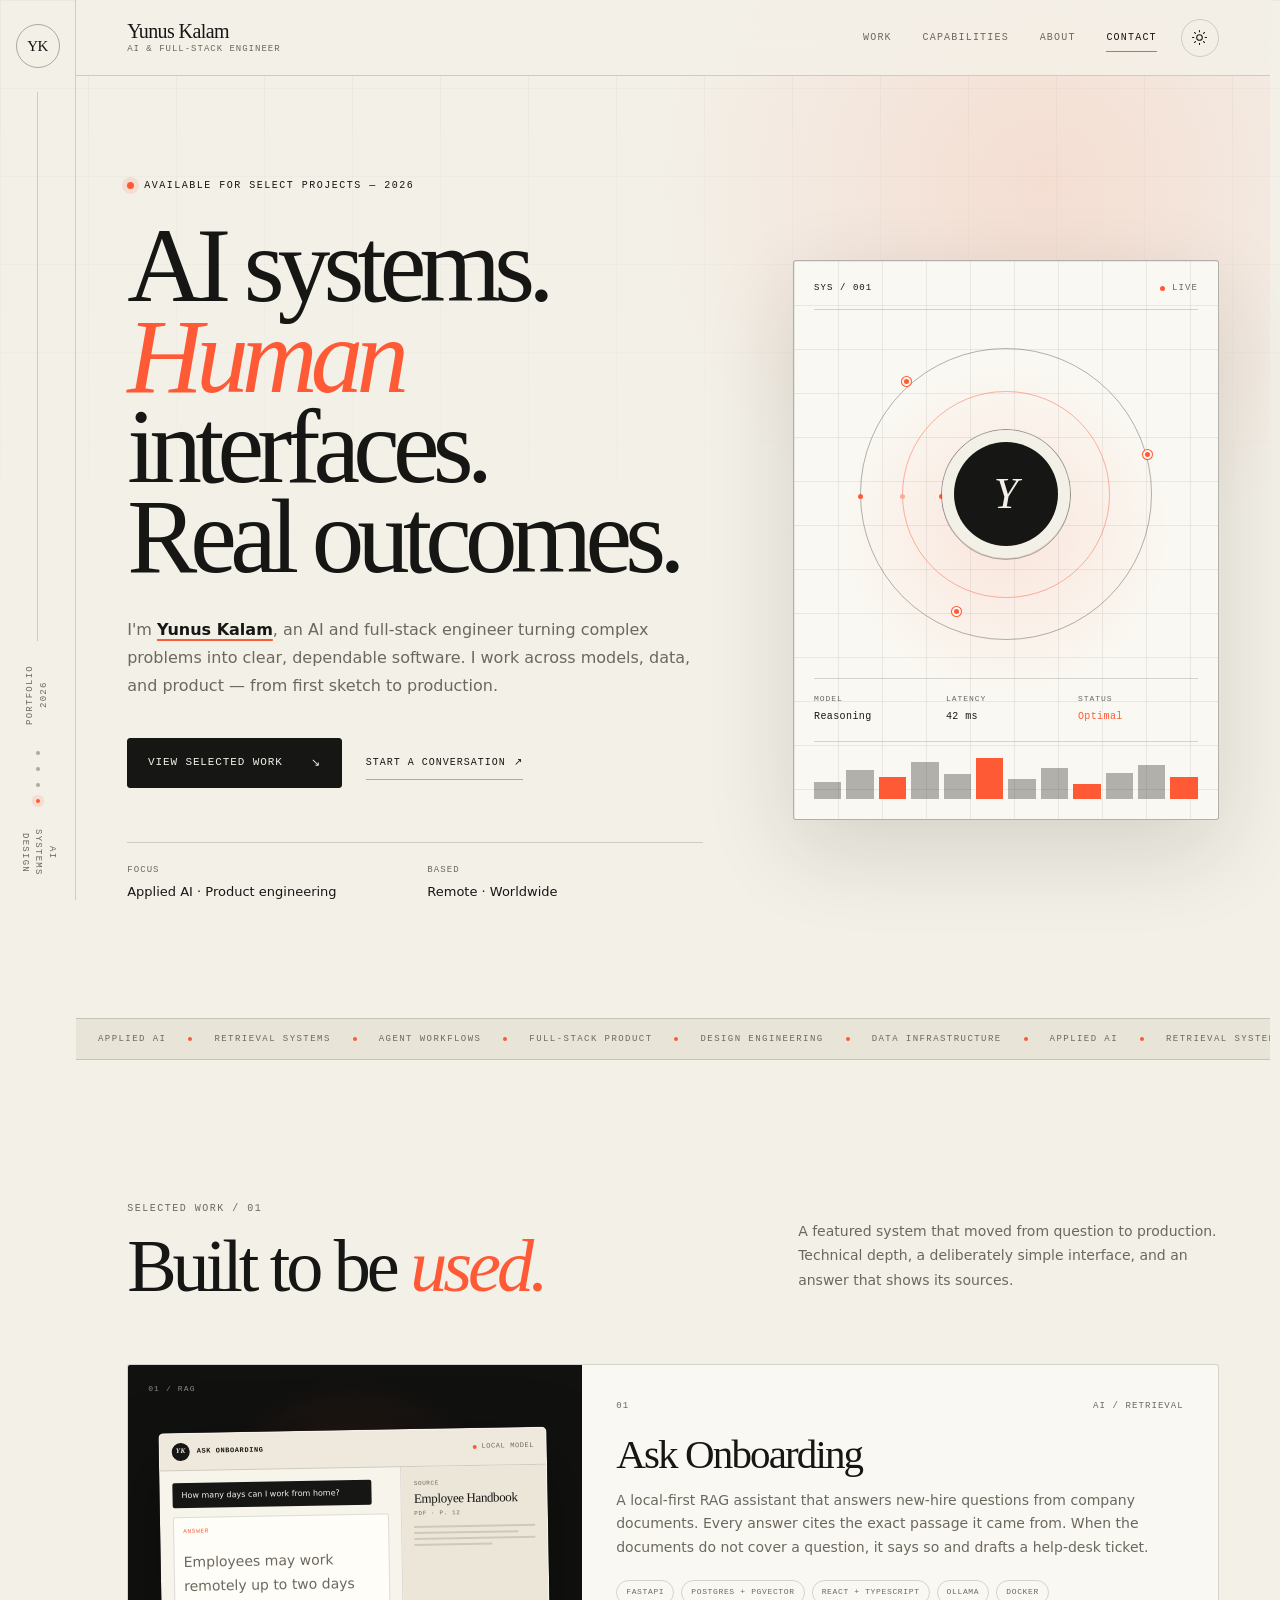
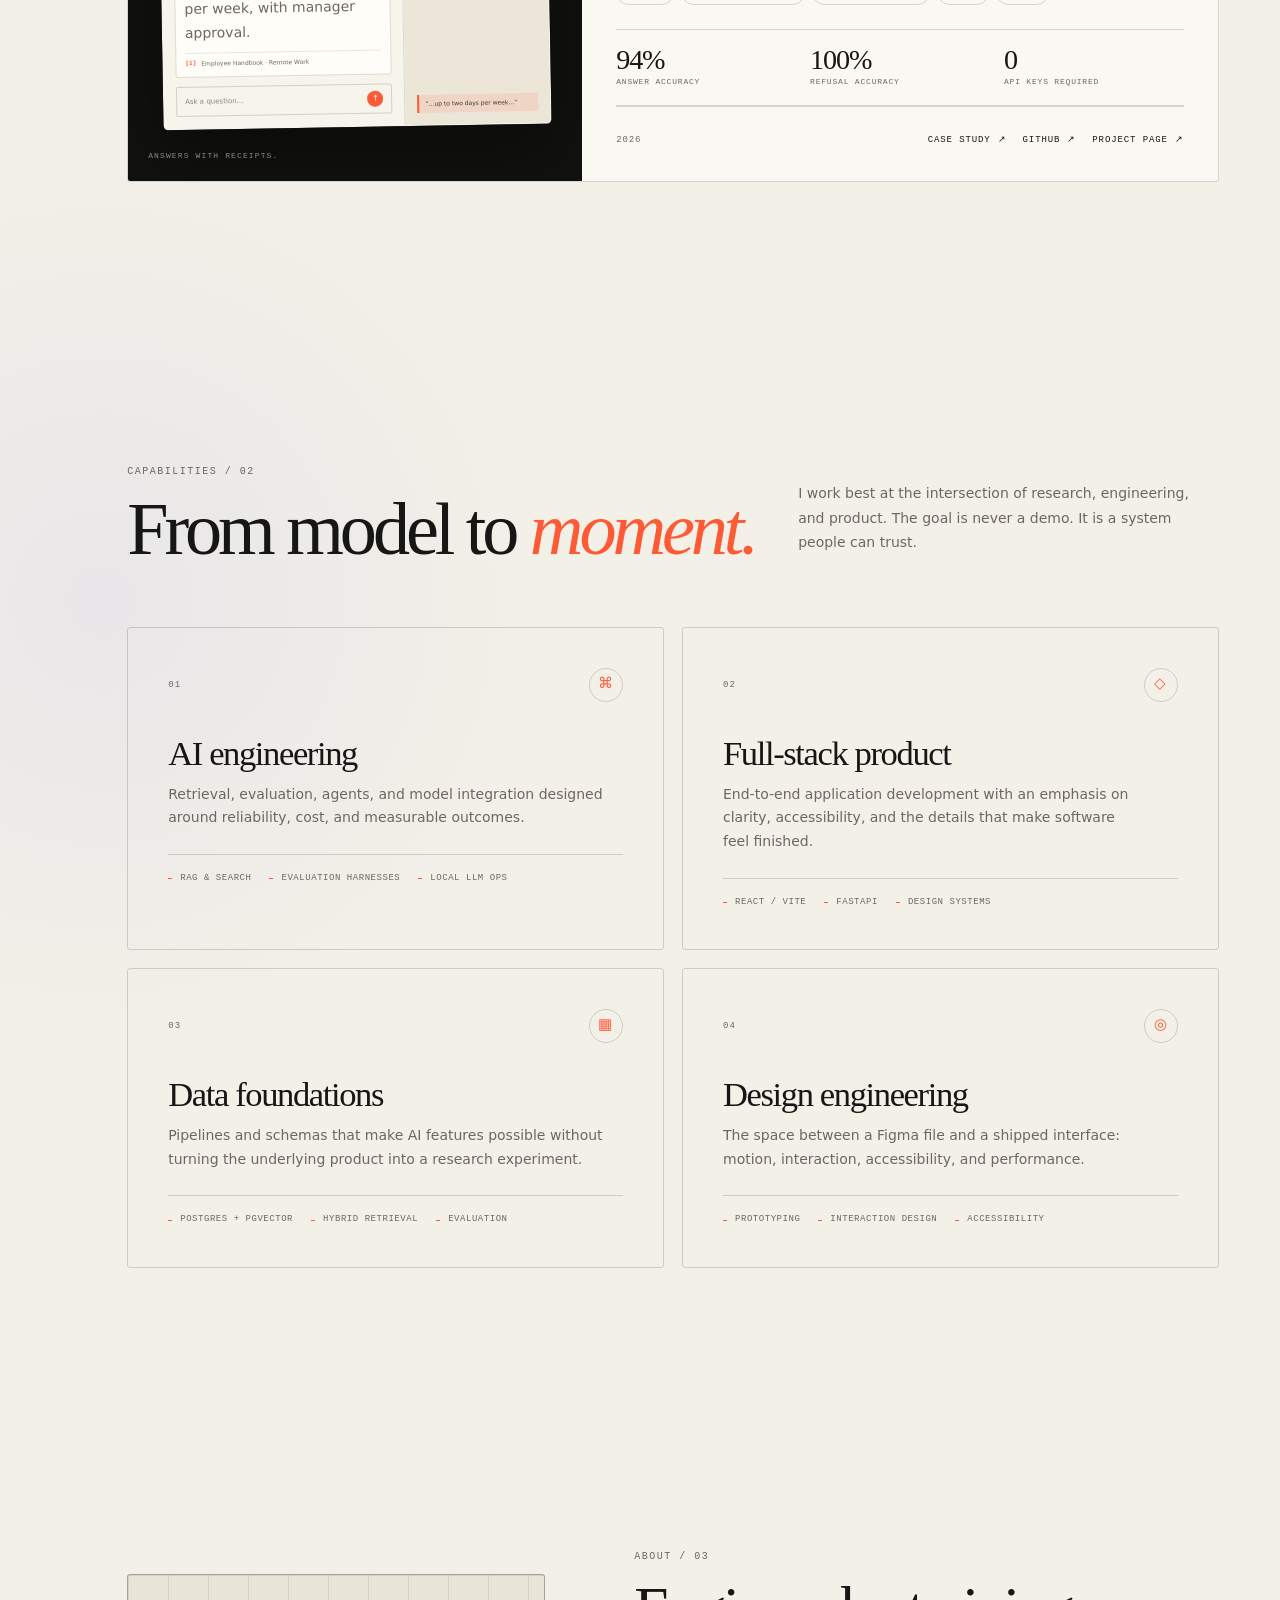
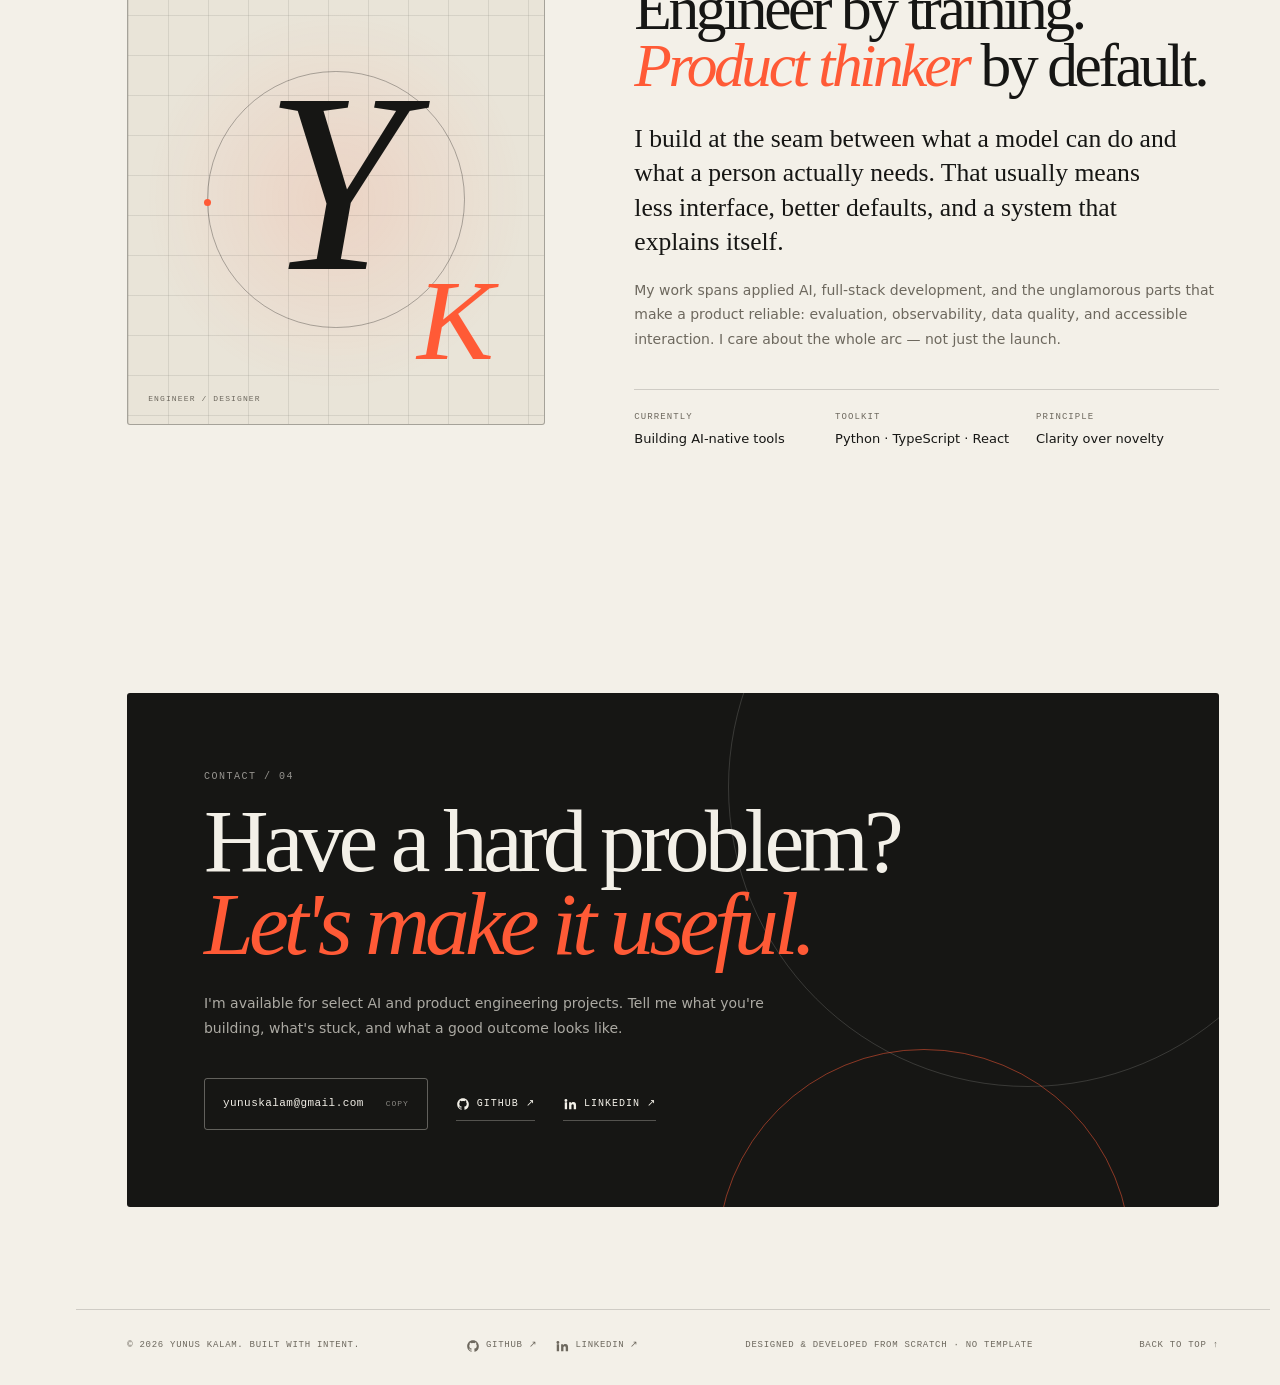
<file: index.html>
<!doctype html>
<html lang="en">
<head>
  <meta charset="utf-8">
  <meta name="viewport" content="width=device-width, initial-scale=1">
  <title>Yunus Kalam — AI &amp; Full-Stack Engineer</title>
  <meta name="description" content="Portfolio of Yunus Kalam, an AI and full-stack engineer building useful, human-centered technology.">
  <meta name="author" content="Yunus Kalam">
  <meta name="color-scheme" content="light dark">
  <meta name="referrer" content="strict-origin-when-cross-origin">
  <meta name="robots" content="index,follow,max-image-preview:large">
  <meta http-equiv="Content-Security-Policy" content="default-src 'self'; script-src 'self' 'unsafe-inline'; style-src 'self' 'unsafe-inline'; img-src 'self' data:; font-src 'self'; connect-src 'self'; manifest-src 'self'; object-src 'none'; frame-src 'none'; base-uri 'self'; form-action 'self'">
  <meta name="theme-color" content="#f3f0e8" media="(prefers-color-scheme: light)">
  <meta name="theme-color" content="#0e0e0c" media="(prefers-color-scheme: dark)">
  <link rel="canonical" href="https://yunuskalam-ai.github.io/portfolio/">

  <meta property="og:type" content="website">
  <meta property="og:title" content="Yunus Kalam — AI &amp; Full-Stack Engineer">
  <meta property="og:description" content="AI systems, human interfaces, and real outcomes. Selected work and capabilities.">
  <meta property="og:url" content="https://yunuskalam-ai.github.io/portfolio/">
  <meta property="og:site_name" content="Yunus Kalam">
  <meta property="og:image" content="https://yunuskalam-ai.github.io/portfolio/og-image.png">
  <meta property="og:image:secure_url" content="https://yunuskalam-ai.github.io/portfolio/og-image.png">
  <meta property="og:image:type" content="image/png">
  <meta property="og:image:width" content="1200">
  <meta property="og:image:height" content="630">
  <meta property="og:image:alt" content="Yunus Kalam — AI and full-stack engineer. Featured project: Ask Onboarding.">
  <meta property="og:locale" content="en_US">
  <meta name="twitter:card" content="summary_large_image">
  <meta name="twitter:title" content="Yunus Kalam — AI &amp; Full-Stack Engineer">
  <meta name="twitter:description" content="AI systems, human interfaces, and real outcomes.">
  <meta name="twitter:image" content="https://yunuskalam-ai.github.io/portfolio/og-image.png">
  <meta name="twitter:image:alt" content="Yunus Kalam — AI and full-stack engineer. Featured project: Ask Onboarding.">

  <link rel="icon" href="favicon.svg" type="image/svg+xml">
  <link rel="apple-touch-icon" href="apple-touch-icon.png">
  <link rel="manifest" href="site.webmanifest">
  <link rel="stylesheet" href="styles.css">
  <script>
    (function () {
      document.documentElement.classList.add('js');
      try {
        var saved = localStorage.getItem('theme');
        var preferred = window.matchMedia('(prefers-color-scheme: dark)').matches ? 'dark' : 'light';
        document.documentElement.dataset.theme = saved || preferred;
      } catch (error) {
        document.documentElement.dataset.theme = 'light';
      }
    })();
  </script>
  <script type="application/ld+json">
    {
      "@context": "https://schema.org",
      "@type": "Person",
      "name": "Yunus Kalam",
      "url": "https://yunuskalam-ai.github.io/portfolio/",
      "jobTitle": "AI & Full-Stack Engineer",
      "description": "Builds AI systems and human-centered software.",
      "sameAs": [
        "https://github.com/yunuskalam-ai",
        "https://www.linkedin.com/in/yunuskalam/"
      ]
    }
  </script>
</head>
<body>
  <a class="skip-link" href="#main">Skip to content</a>
  <div class="scroll-progress" aria-hidden="true"></div>

  <div class="page-grid">
    <aside class="rail" aria-label="Portfolio index">
      <a class="rail-mark" href="#top" aria-label="Back to top">
        <span>YK</span>
      </a>
      <div class="rail-rule" aria-hidden="true"></div>
      <p class="rail-label">Portfolio<br>2026</p>
      <div class="rail-dots" aria-hidden="true">
        <span class="is-active"></span>
        <span></span>
        <span></span>
        <span></span>
      </div>
      <p class="rail-note">AI<br>Systems<br>Design</p>
    </aside>

    <div class="content">
      <header class="site-header">
        <a class="brand" href="#top" aria-label="Yunus Kalam, home">
          <span class="brand-name">Yunus Kalam</span>
          <span class="brand-role">AI &amp; Full-Stack Engineer</span>
        </a>

        <nav class="primary-nav" id="primary-nav" aria-label="Primary navigation">
          <a href="#work" data-nav="work">Work</a>
          <a href="#capabilities" data-nav="capabilities">Capabilities</a>
          <a href="#about" data-nav="about">About</a>
          <a href="#contact" data-nav="contact">Contact</a>
        </nav>

        <div class="header-actions">
          <button class="theme-toggle" type="button" data-theme-toggle aria-label="Switch to dark theme">
            <svg class="icon icon-sun" viewBox="0 0 24 24" aria-hidden="true">
              <circle cx="12" cy="12" r="4"></circle>
              <path d="M12 2v2M12 20v2M4.93 4.93l1.42 1.42M17.66 17.66l1.41 1.41M2 12h2M20 12h2M4.93 19.07l1.42-1.42M17.66 6.34l1.41-1.41"></path>
            </svg>
            <svg class="icon icon-moon" viewBox="0 0 24 24" aria-hidden="true">
              <path d="M20.5 14.2A8.5 8.5 0 0 1 9.8 3.5 8.5 8.5 0 1 0 20.5 14.2Z"></path>
            </svg>
          </button>
          <button class="menu-toggle" type="button" aria-expanded="false" aria-controls="primary-nav">
            <span class="menu-toggle-label">Menu</span>
            <span class="menu-toggle-icon" aria-hidden="true"></span>
          </button>
        </div>
      </header>

      <main id="main">
        <section class="hero" id="top" aria-labelledby="hero-title">
          <div class="hero-copy">
            <p class="eyebrow hero-eyebrow">
              <span class="status-dot" aria-hidden="true"></span>
              Available for select projects — 2026
            </p>
            <h1 id="hero-title">
              AI systems.<br>
              <em>Human</em> interfaces.<br>
              Real outcomes.
            </h1>
            <p class="hero-intro">
              I'm <span class="text-mark">Yunus Kalam</span>, an AI and full-stack engineer turning
              complex problems into clear, dependable software. I work across models, data,
              and product — from first sketch to production.
            </p>
            <div class="hero-actions">
              <a class="button button-primary" href="#work">
                View selected work
                <span aria-hidden="true">↘</span>
              </a>
              <a class="text-link" href="mailto:yunuskalam@gmail.com">
                Start a conversation
                <span aria-hidden="true">↗</span>
              </a>
            </div>
            <dl class="hero-meta">
              <div>
                <dt>Focus</dt>
                <dd>Applied AI · Product engineering</dd>
              </div>
              <div>
                <dt>Based</dt>
                <dd>Remote · Worldwide</dd>
              </div>
            </dl>
          </div>

          <div class="signal-panel" aria-hidden="true">
            <div class="signal-top">
              <span class="signal-label">SYS / 001</span>
              <span class="signal-live"><span></span>Live</span>
            </div>
            <div class="orbit-wrap">
              <div class="orbit orbit-a"></div>
              <div class="orbit orbit-b"></div>
              <div class="orbit orbit-c"></div>
              <div class="orbit-core">
                <span class="core-glyph">Y</span>
              </div>
              <span class="orbit-node node-a"></span>
              <span class="orbit-node node-b"></span>
              <span class="orbit-node node-c"></span>
            </div>
            <div class="signal-readout">
              <div>
                <span class="readout-label">Model</span>
                <span class="readout-value">Reasoning</span>
              </div>
              <div>
                <span class="readout-label">Latency</span>
                <span class="readout-value">42 ms</span>
              </div>
              <div>
                <span class="readout-label">Status</span>
                <span class="readout-value readout-accent">Optimal</span>
              </div>
            </div>
            <div class="signal-bars" aria-hidden="true">
              <span style="--h: 38%"></span>
              <span style="--h: 64%"></span>
              <span style="--h: 48%"></span>
              <span style="--h: 82%"></span>
              <span style="--h: 56%"></span>
              <span style="--h: 92%"></span>
              <span style="--h: 44%"></span>
              <span style="--h: 70%"></span>
              <span style="--h: 34%"></span>
              <span style="--h: 58%"></span>
              <span style="--h: 76%"></span>
              <span style="--h: 50%"></span>
            </div>
          </div>
        </section>

        <div class="ticker" aria-hidden="true">
          <div class="ticker-track">
            <span>Applied AI</span><i></i>
            <span>Retrieval systems</span><i></i>
            <span>Agent workflows</span><i></i>
            <span>Full-stack product</span><i></i>
            <span>Design engineering</span><i></i>
            <span>Data infrastructure</span><i></i>
            <span>Applied AI</span><i></i>
            <span>Retrieval systems</span><i></i>
            <span>Agent workflows</span><i></i>
            <span>Full-stack product</span><i></i>
            <span>Design engineering</span><i></i>
            <span>Data infrastructure</span><i></i>
          </div>
        </div>

        <section class="section work-section" id="work" aria-labelledby="work-title">
          <div class="section-head reveal">
            <div>
              <p class="eyebrow">Selected work / 01</p>
              <h2 id="work-title">Built to be <em>used.</em></h2>
            </div>
            <p class="section-note">
              A featured system that moved from question to production. Technical depth,
              a deliberately simple interface, and an answer that shows its sources.
            </p>
          </div>

          <div class="project-grid">
            <article class="project project-full reveal">
              <div class="project-visual visual-product" role="img" aria-label="Ask Onboarding interface preview: a cited answer beside its source document.">
                <span class="visual-index">01 / RAG</span>
                <div class="product-window" aria-hidden="true">
                  <div class="product-topbar">
                    <span class="product-brand"><span class="product-mark">YK</span> Ask Onboarding</span>
                    <span class="product-status"><span></span>Local model</span>
                  </div>
                  <div class="product-body">
                    <div class="product-chat">
                      <div class="chat-question">How many days can I work from home?</div>
                      <div class="chat-answer">
                        <span class="answer-label">Answer</span>
                        <p>Employees may work remotely up to two days per week, with manager approval.</p>
                        <div class="citation-row">
                          <span class="citation">[1]</span>
                          <span>Employee Handbook · Remote Work</span>
                        </div>
                      </div>
                      <div class="chat-input"><span>Ask a question...</span><span class="chat-send">↑</span></div>
                    </div>
                    <div class="product-source">
                      <span class="source-label">Source</span>
                      <span class="source-title">Employee Handbook</span>
                      <span class="source-meta">PDF · p. 12</span>
                      <div class="source-lines"><span></span><span></span><span></span><span></span></div>
                      <span class="source-highlight">“...up to two days per week...”</span>
                    </div>
                  </div>
                </div>
                <span class="visual-caption">Answers with receipts.</span>
              </div>
              <div class="project-body">
                <div class="project-kicker">
                  <span>01</span>
                  <span>AI / Retrieval</span>
                </div>
                <h3>Ask Onboarding</h3>
                <p>
                  A local-first RAG assistant that answers new-hire questions from company
                  documents. Every answer cites the exact passage it came from. When the
                  documents do not cover a question, it says so and drafts a help-desk ticket.
                </p>
                <ul class="tag-list" aria-label="Project technologies">
                  <li>FastAPI</li>
                  <li>Postgres + pgvector</li>
                  <li>React + TypeScript</li>
                  <li>Ollama</li>
                  <li>Docker</li>
                </ul>
                <div class="project-metrics" aria-label="Project results">
                  <div>
                    <span class="metric-value">94%</span>
                    <span class="metric-label">Answer accuracy</span>
                  </div>
                  <div>
                    <span class="metric-value">100%</span>
                    <span class="metric-label">Refusal accuracy</span>
                  </div>
                  <div>
                    <span class="metric-value">0</span>
                    <span class="metric-label">API keys required</span>
                  </div>
                </div>
                <div class="project-foot">
                  <span>2026</span>
                  <div class="project-links">
                    <a class="project-link" href="ask-onboarding.html">
                      Case study <span aria-hidden="true">↗</span>
                    </a>
                    <a class="project-link" href="https://github.com/yunuskalam-ai/ask-onboarding" target="_blank" rel="noreferrer">
                      GitHub <span aria-hidden="true">↗</span>
                    </a>
                    <a class="project-link" href="https://yunuskalam-ai.github.io/ask-onboarding/" target="_blank" rel="noreferrer">
                      Project page <span aria-hidden="true">↗</span>
                    </a>
                  </div>
                </div>
              </div>
            </article>
          </div>
        </section>

        <section class="section capabilities-section" id="capabilities" aria-labelledby="capabilities-title">
          <div class="section-head reveal">
            <div>
              <p class="eyebrow">Capabilities / 02</p>
              <h2 id="capabilities-title">From model to <em>moment.</em></h2>
            </div>
            <p class="section-note">
              I work best at the intersection of research, engineering, and product.
              The goal is never a demo. It is a system people can trust.
            </p>
          </div>

          <div class="capability-grid">
            <article class="capability reveal">
              <div class="capability-top">
                <span>01</span>
                <span class="capability-icon" aria-hidden="true">⌘</span>
              </div>
              <h3>AI engineering</h3>
              <p>
                Retrieval, evaluation, agents, and model integration designed around
                reliability, cost, and measurable outcomes.
              </p>
              <ul>
                <li>RAG &amp; search</li>
                <li>Evaluation harnesses</li>
                <li>Local LLM ops</li>
              </ul>
            </article>

            <article class="capability reveal">
              <div class="capability-top">
                <span>02</span>
                <span class="capability-icon" aria-hidden="true">◇</span>
              </div>
              <h3>Full-stack product</h3>
              <p>
                End-to-end application development with an emphasis on clarity,
                accessibility, and the details that make software feel finished.
              </p>
              <ul>
                <li>React / Vite</li>
                <li>FastAPI</li>
                <li>Design systems</li>
              </ul>
            </article>

            <article class="capability reveal">
              <div class="capability-top">
                <span>03</span>
                <span class="capability-icon" aria-hidden="true">▦</span>
              </div>
              <h3>Data foundations</h3>
              <p>
                Pipelines and schemas that make AI features possible without turning
                the underlying product into a research experiment.
              </p>
              <ul>
                <li>Postgres + pgvector</li>
                <li>Hybrid retrieval</li>
                <li>Evaluation</li>
              </ul>
            </article>

            <article class="capability reveal">
              <div class="capability-top">
                <span>04</span>
                <span class="capability-icon" aria-hidden="true">◎</span>
              </div>
              <h3>Design engineering</h3>
              <p>
                The space between a Figma file and a shipped interface: motion,
                interaction, accessibility, and performance.
              </p>
              <ul>
                <li>Prototyping</li>
                <li>Interaction design</li>
                <li>Accessibility</li>
              </ul>
            </article>
          </div>
        </section>

        <section class="section about-section" id="about" aria-labelledby="about-title">
          <div class="about-mark reveal" aria-hidden="true">
            <span class="about-mark-ring"></span>
            <span class="about-mark-letter">Y</span>
            <span class="about-mark-letter about-mark-letter-alt">K</span>
            <span class="about-mark-caption">Engineer / Designer</span>
          </div>
          <div class="about-copy reveal">
            <p class="eyebrow">About / 03</p>
            <h2 id="about-title">Engineer by training.<br><em>Product thinker</em> by default.</h2>
            <p class="about-lead">
              I build at the seam between what a model can do and what a person actually needs.
              That usually means less interface, better defaults, and a system that explains itself.
            </p>
            <p>
              My work spans applied AI, full-stack development, and the unglamorous parts
              that make a product reliable: evaluation, observability, data quality, and
              accessible interaction. I care about the whole arc — not just the launch.
            </p>
            <dl class="facts">
              <div>
                <dt>Currently</dt>
                <dd>Building AI-native tools</dd>
              </div>
              <div>
                <dt>Toolkit</dt>
                <dd>Python · TypeScript · React</dd>
              </div>
              <div>
                <dt>Principle</dt>
                <dd>Clarity over novelty</dd>
              </div>
            </dl>
          </div>
        </section>

        <section class="contact-section" id="contact" aria-labelledby="contact-title">
          <div class="contact-inner reveal">
            <p class="eyebrow eyebrow-inverse">Contact / 04</p>
            <h2 id="contact-title">Have a hard problem?<br><em>Let's make it useful.</em></h2>
            <p class="contact-copy">
              I'm available for select AI and product engineering projects. Tell me what
              you're building, what's stuck, and what a good outcome looks like.
            </p>
            <div class="contact-actions">
              <button class="email-button" type="button" data-email="yunuskalam@gmail.com">
                <span class="email-address">yunuskalam@gmail.com</span>
                <span class="copy-label" aria-live="polite" aria-atomic="true">Copy</span>
              </button>
              <a class="contact-link" href="https://github.com/yunuskalam-ai" target="_blank" rel="me noreferrer">
                <svg class="brand-icon" viewBox="0 0 24 24" aria-hidden="true"><path d="M12 2C6.48 2 2 6.58 2 12.26c0 4.53 2.87 8.37 6.84 9.73.5.09.68-.22.68-.49 0-.24-.01-1.04-.01-1.89-2.78.62-3.37-1.21-3.37-1.21-.45-1.18-1.11-1.49-1.11-1.49-.91-.63.07-.62.07-.62 1 .07 1.53 1.05 1.53 1.05.89 1.55 2.34 1.1 2.91.84.09-.65.35-1.1.63-1.35-2.22-.26-4.55-1.14-4.55-5.07 0-1.12.39-2.03 1.03-2.75-.1-.26-.45-1.3.1-2.71 0 0 .84-.28 2.75 1.05A9.4 9.4 0 0 1 12 6.84c.85 0 1.71.12 2.51.34 1.91-1.33 2.75-1.05 2.75-1.05.55 1.41.2 2.45.1 2.71.64.72 1.03 1.63 1.03 2.75 0 3.94-2.34 4.81-4.57 5.06.36.32.68.94.68 1.9 0 1.37-.01 2.47-.01 2.81 0 .27.18.59.69.49A10.03 10.03 0 0 0 22 12.26C22 6.58 17.52 2 12 2Z"></path></svg>
                GitHub <span aria-hidden="true">↗</span>
              </a>
              <a class="contact-link" href="https://www.linkedin.com/in/yunuskalam/" target="_blank" rel="me noreferrer">
                <svg class="brand-icon" viewBox="0 0 24 24" aria-hidden="true"><path d="M4.98 3.5a2.5 2.5 0 1 1 0 5 2.5 2.5 0 0 1 0-5ZM3 9h4v12H3V9Zm7 0h3.8v1.7h.05c.53-1 1.83-2.05 3.77-2.05 4.03 0 4.78 2.65 4.78 6.1V21h-4v-5.5c0-1.31-.02-3-1.83-3-1.83 0-2.11 1.43-2.11 2.9V21h-4V9Z"></path></svg>
                LinkedIn <span aria-hidden="true">↗</span>
              </a>
            </div>
          </div>
        </section>
      </main>

      <footer class="site-footer">
        <p>© <span data-year>2026</span> Yunus Kalam. Built with intent.</p>
        <nav class="footer-links" aria-label="Social links">
          <a href="https://github.com/yunuskalam-ai" target="_blank" rel="me noreferrer">
            <svg class="brand-icon" viewBox="0 0 24 24" aria-hidden="true"><path d="M12 2C6.48 2 2 6.58 2 12.26c0 4.53 2.87 8.37 6.84 9.73.5.09.68-.22.68-.49 0-.24-.01-1.04-.01-1.89-2.78.62-3.37-1.21-3.37-1.21-.45-1.18-1.11-1.49-1.11-1.49-.91-.63.07-.62.07-.62 1 .07 1.53 1.05 1.53 1.05.89 1.55 2.34 1.1 2.91.84.09-.65.35-1.1.63-1.35-2.22-.26-4.55-1.14-4.55-5.07 0-1.12.39-2.03 1.03-2.75-.1-.26-.45-1.3.1-2.71 0 0 .84-.28 2.75 1.05A9.4 9.4 0 0 1 12 6.84c.85 0 1.71.12 2.51.34 1.91-1.33 2.75-1.05 2.75-1.05.55 1.41.2 2.45.1 2.71.64.72 1.03 1.63 1.03 2.75 0 3.94-2.34 4.81-4.57 5.06.36.32.68.94.68 1.9 0 1.37-.01 2.47-.01 2.81 0 .27.18.59.69.49A10.03 10.03 0 0 0 22 12.26C22 6.58 17.52 2 12 2Z"></path></svg>
            GitHub <span aria-hidden="true">↗</span>
          </a>
          <a href="https://www.linkedin.com/in/yunuskalam/" target="_blank" rel="me noreferrer">
            <svg class="brand-icon" viewBox="0 0 24 24" aria-hidden="true"><path d="M4.98 3.5a2.5 2.5 0 1 1 0 5 2.5 2.5 0 0 1 0-5ZM3 9h4v12H3V9Zm7 0h3.8v1.7h.05c.53-1 1.83-2.05 3.77-2.05 4.03 0 4.78 2.65 4.78 6.1V21h-4v-5.5c0-1.31-.02-3-1.83-3-1.83 0-2.11 1.43-2.11 2.9V21h-4V9Z"></path></svg>
            LinkedIn <span aria-hidden="true">↗</span>
          </a>
        </nav>
        <p class="footer-note">Designed &amp; developed from scratch · No template</p>
        <a class="footer-top" href="#top">Back to top <span aria-hidden="true">↑</span></a>
      </footer>
    </div>
  </div>

  <script src="script.js" defer></script>
</body>
</html>
</file>
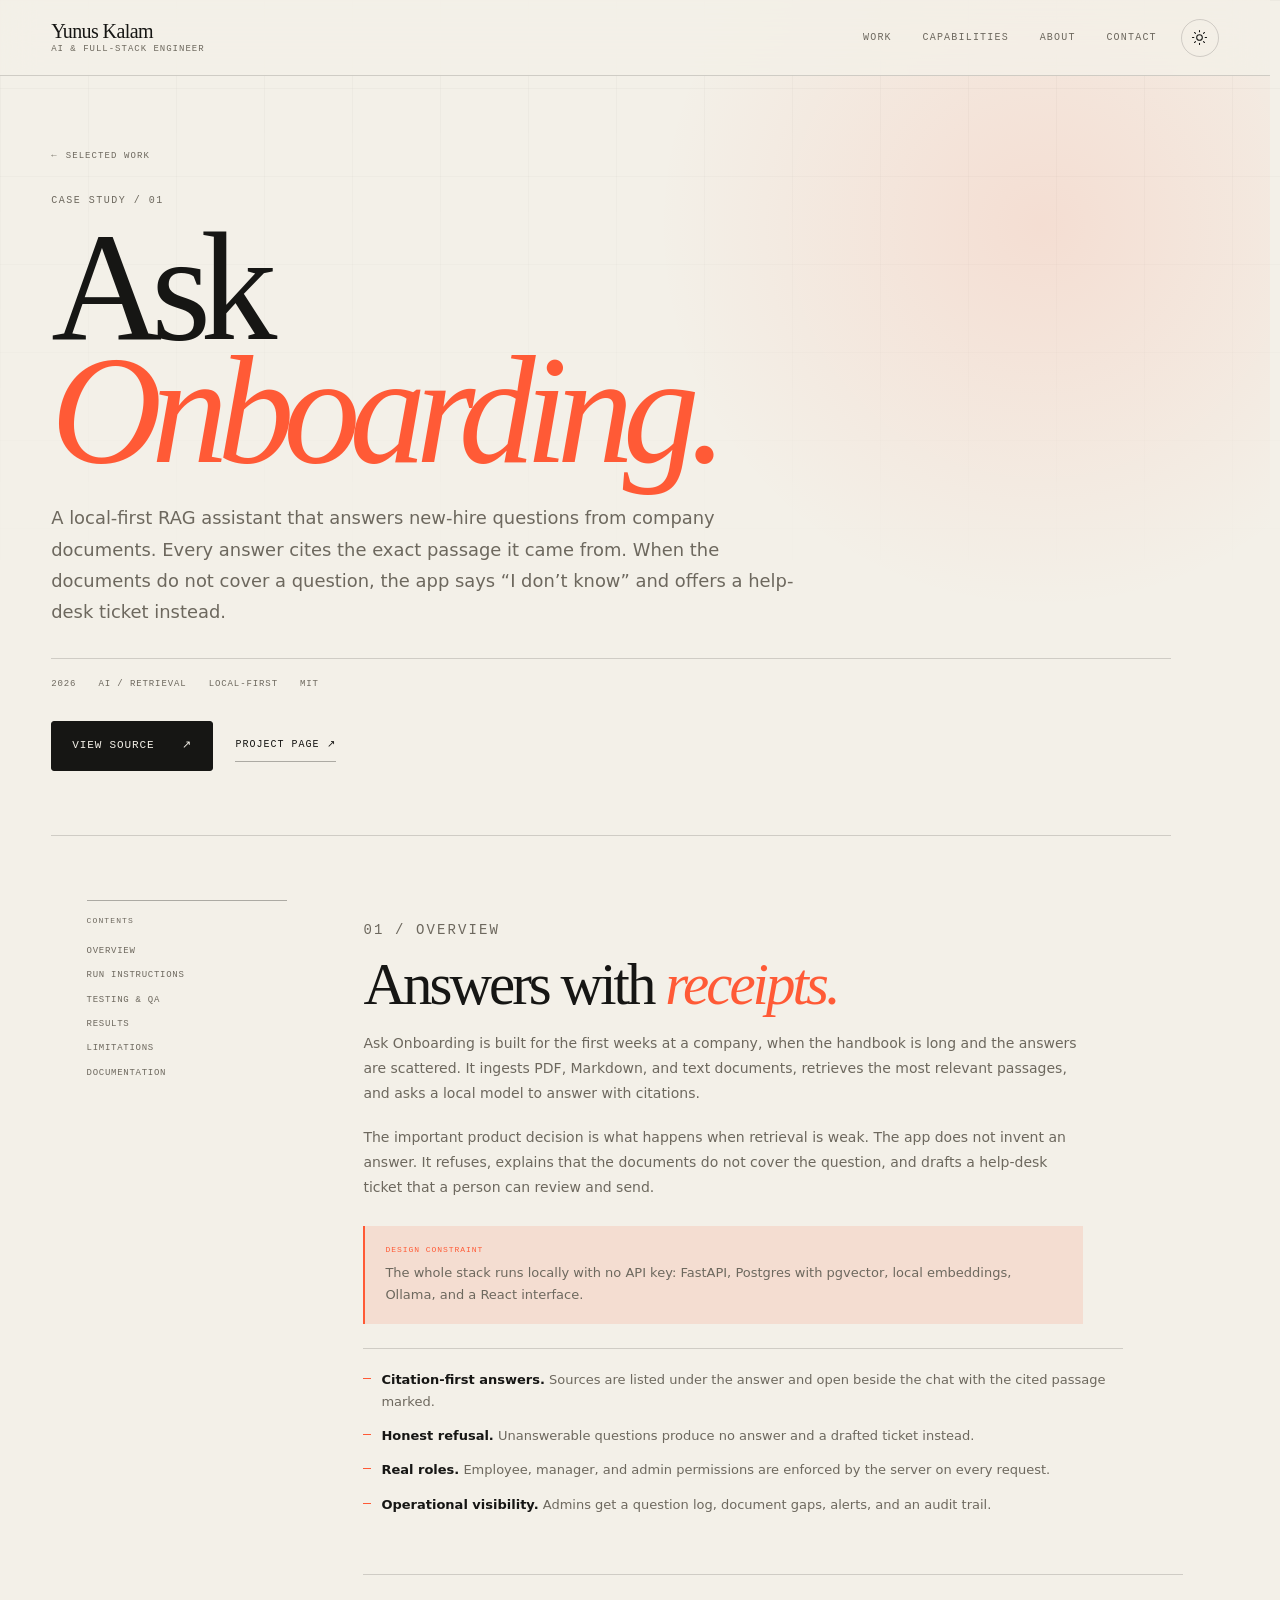
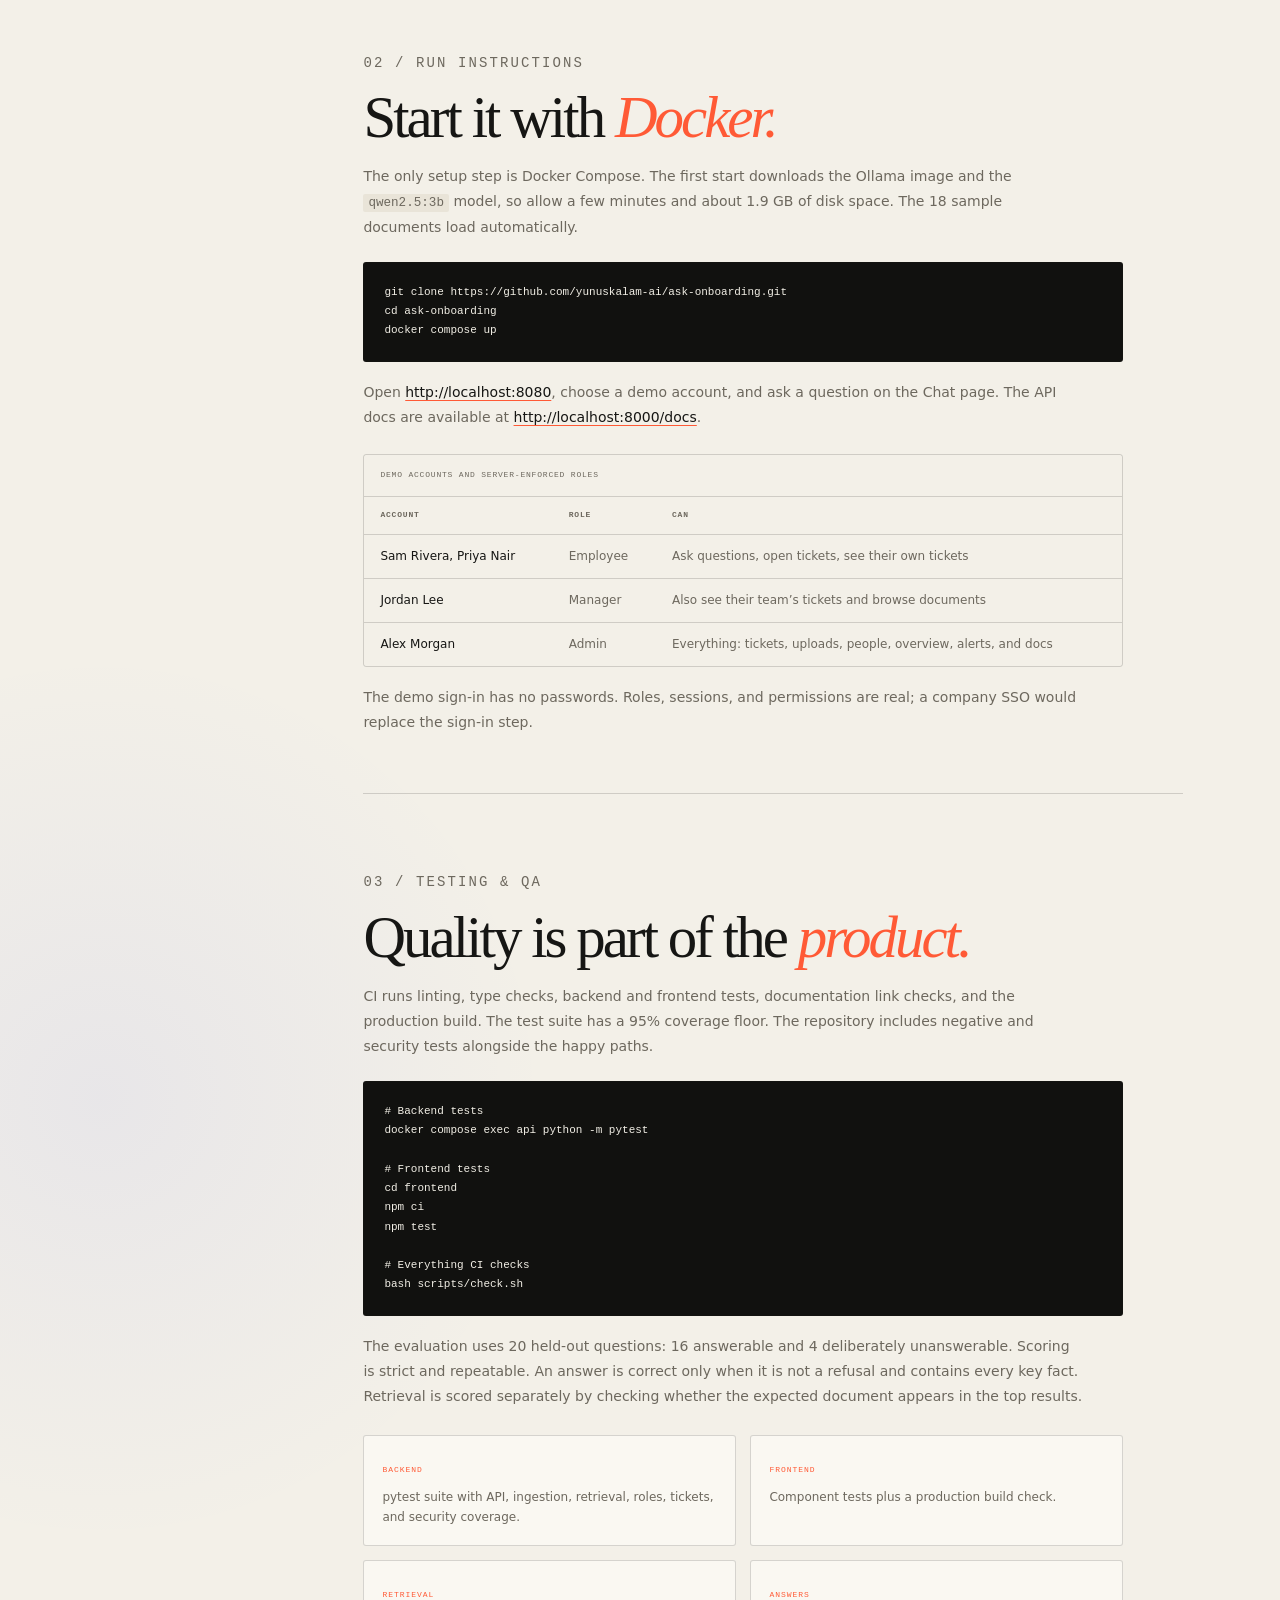
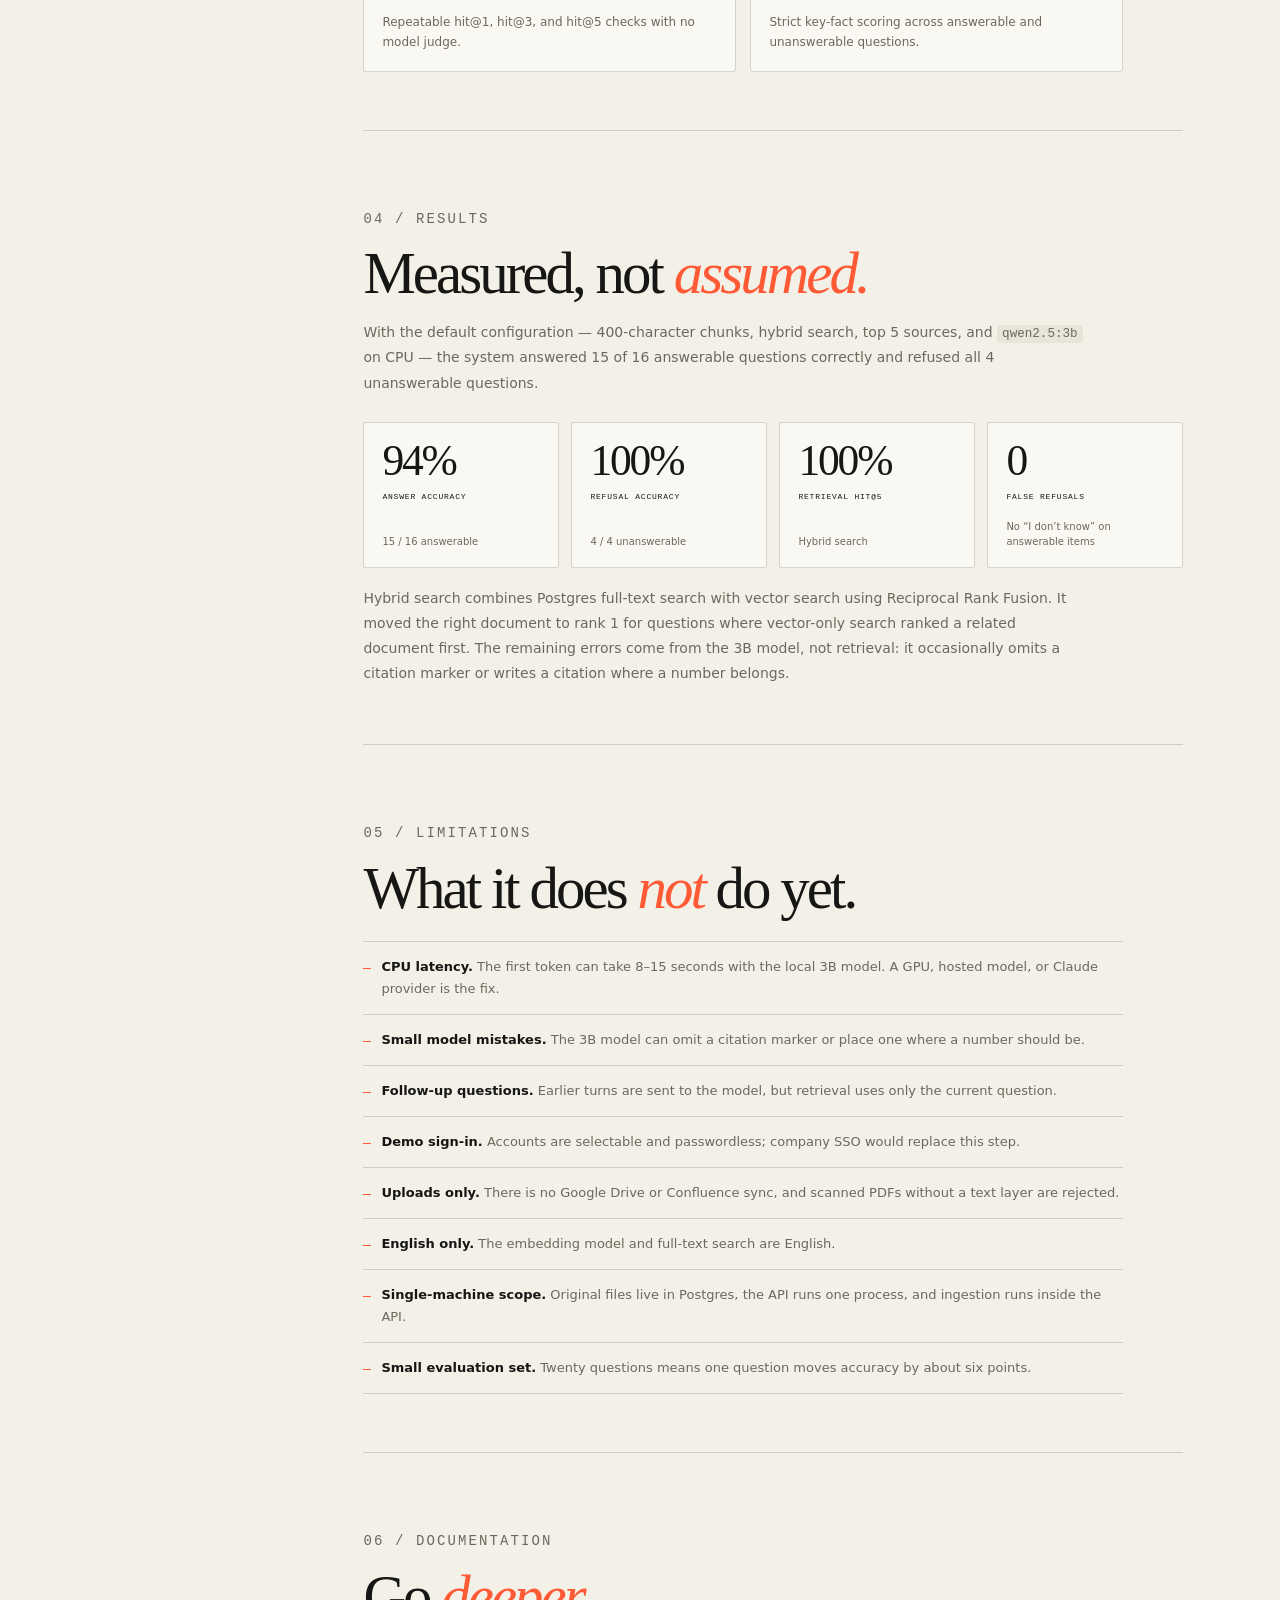
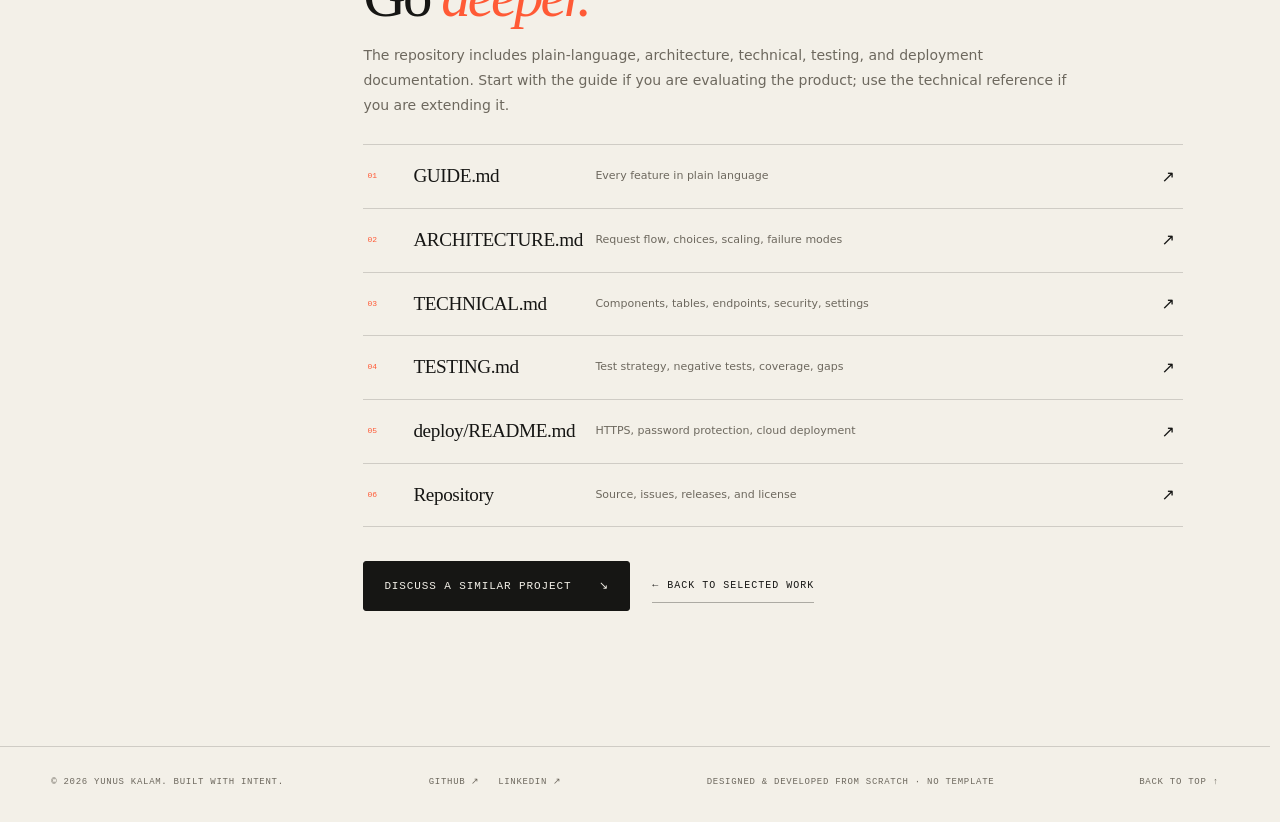
<file: ask-onboarding.html>
<!doctype html>
<html lang="en">
<head>
  <meta charset="utf-8">
  <meta name="viewport" content="width=device-width, initial-scale=1">
  <title>Ask Onboarding — Case Study — Yunus Kalam</title>
  <meta name="description" content="Case study of Ask Onboarding: a local-first RAG assistant with exact citations, honest refusals, help-desk tickets, testing, and evaluation results.">
  <meta name="author" content="Yunus Kalam">
  <meta name="color-scheme" content="light dark">
  <meta name="referrer" content="strict-origin-when-cross-origin">
  <meta name="robots" content="index,follow,max-image-preview:large">
  <meta http-equiv="Content-Security-Policy" content="default-src 'self'; script-src 'self' 'unsafe-inline'; style-src 'self' 'unsafe-inline'; img-src 'self' data:; font-src 'self'; connect-src 'self'; manifest-src 'self'; object-src 'none'; frame-src 'none'; base-uri 'self'; form-action 'self'">
  <meta name="theme-color" content="#f3f0e8" media="(prefers-color-scheme: light)">
  <meta name="theme-color" content="#0e0e0c" media="(prefers-color-scheme: dark)">
  <link rel="canonical" href="https://yunuskalam-ai.github.io/portfolio/ask-onboarding.html">
  <meta property="og:type" content="article">
  <meta property="og:title" content="Ask Onboarding — Case Study — Yunus Kalam">
  <meta property="og:description" content="A local-first RAG assistant with exact citations, honest refusals, and a help-desk fallback.">
  <meta property="og:url" content="https://yunuskalam-ai.github.io/portfolio/ask-onboarding.html">
  <meta property="og:site_name" content="Yunus Kalam">
  <meta property="og:image" content="https://yunuskalam-ai.github.io/portfolio/og-image.png">
  <meta property="og:image:secure_url" content="https://yunuskalam-ai.github.io/portfolio/og-image.png">
  <meta property="og:image:type" content="image/png">
  <meta property="og:image:width" content="1200">
  <meta property="og:image:height" content="630">
  <meta property="og:image:alt" content="Ask Onboarding case study — Yunus Kalam.">
  <meta property="og:locale" content="en_US">
  <meta property="article:published_time" content="2026-11-24T18:00:00Z">
  <meta property="article:modified_time" content="2026-11-24T19:00:00Z">
  <meta name="twitter:card" content="summary_large_image">
  <meta name="twitter:title" content="Ask Onboarding — Case Study — Yunus Kalam">
  <meta name="twitter:description" content="A local-first RAG assistant with exact citations, honest refusals, and a help-desk fallback.">
  <meta name="twitter:image" content="https://yunuskalam-ai.github.io/portfolio/og-image.png">
  <meta name="twitter:image:alt" content="Ask Onboarding case study — Yunus Kalam.">
  <link rel="icon" href="favicon.svg" type="image/svg+xml">
  <link rel="apple-touch-icon" href="apple-touch-icon.png">
  <link rel="manifest" href="site.webmanifest">
  <link rel="stylesheet" href="styles.css">
  <script>
    (function () {
      document.documentElement.classList.add('js');
      try {
        var saved = localStorage.getItem('theme');
        var preferred = window.matchMedia('(prefers-color-scheme: dark)').matches ? 'dark' : 'light';
        document.documentElement.dataset.theme = saved || preferred;
      } catch (error) {
        document.documentElement.dataset.theme = 'light';
      }
    })();
  </script>
</head>
<body>
  <a class="skip-link" href="#main">Skip to content</a>
  <div class="scroll-progress" aria-hidden="true"></div>

  <header class="site-header" id="top">
    <a class="brand" href="index.html" aria-label="Yunus Kalam, home">
      <span class="brand-name">Yunus Kalam</span>
      <span class="brand-role">AI &amp; Full-Stack Engineer</span>
    </a>

    <nav class="primary-nav" id="primary-nav" aria-label="Primary navigation">
      <a href="index.html#work">Work</a>
      <a href="index.html#capabilities">Capabilities</a>
      <a href="index.html#about">About</a>
      <a href="index.html#contact">Contact</a>
    </nav>

    <div class="header-actions">
      <button class="theme-toggle" type="button" data-theme-toggle aria-label="Switch to dark theme">
        <svg class="icon icon-sun" viewBox="0 0 24 24" aria-hidden="true">
          <circle cx="12" cy="12" r="4"></circle>
          <path d="M12 2v2M12 20v2M4.93 4.93l1.42 1.42M17.66 17.66l1.41 1.41M2 12h2M20 12h2M4.93 19.07l1.42-1.42M17.66 6.34l1.41-1.41"></path>
        </svg>
        <svg class="icon icon-moon" viewBox="0 0 24 24" aria-hidden="true">
          <path d="M20.5 14.2A8.5 8.5 0 0 1 9.8 3.5 8.5 8.5 0 1 0 20.5 14.2Z"></path>
        </svg>
      </button>
      <button class="menu-toggle" type="button" aria-expanded="false" aria-controls="primary-nav">
        <span class="menu-toggle-label">Menu</span>
        <span class="menu-toggle-icon" aria-hidden="true"></span>
      </button>
    </div>
  </header>

  <main id="main" class="case-main">
    <article class="case-study">
      <header class="case-hero">
        <a class="case-back" href="index.html#work"><span aria-hidden="true">←</span> Selected work</a>
        <p class="eyebrow">Case study / 01</p>
        <h1>Ask<br><em>Onboarding.</em></h1>
        <p class="case-deck">
          A local-first RAG assistant that answers new-hire questions from company documents.
          Every answer cites the exact passage it came from. When the documents do not cover
          a question, the app says “I don’t know” and offers a help-desk ticket instead.
        </p>
        <div class="case-meta" aria-label="Project metadata">
          <span>2026</span>
          <span>AI / Retrieval</span>
          <span>Local-first</span>
          <span>MIT</span>
        </div>
        <div class="case-actions">
          <a class="button button-primary" href="https://github.com/yunuskalam-ai/ask-onboarding" target="_blank" rel="noreferrer">
            View source <span aria-hidden="true">↗</span>
          </a>
          <a class="text-link" href="https://yunuskalam-ai.github.io/ask-onboarding/" target="_blank" rel="noreferrer">
            Project page <span aria-hidden="true">↗</span>
          </a>
        </div>
      </header>

      <div class="case-layout">
        <aside class="case-toc" aria-label="On this page">
          <p class="toc-label">Contents</p>
          <a href="#overview">Overview</a>
          <a href="#instructions">Run instructions</a>
          <a href="#testing">Testing &amp; QA</a>
          <a href="#results">Results</a>
          <a href="#limitations">Limitations</a>
          <a href="#docs">Documentation</a>
        </aside>

        <div class="case-content">
          <section class="case-section reveal" id="overview" aria-labelledby="overview-title">
            <p class="eyebrow">01 / Overview</p>
            <h2 id="overview-title">Answers with <em>receipts.</em></h2>
            <p>
              Ask Onboarding is built for the first weeks at a company, when the handbook is
              long and the answers are scattered. It ingests PDF, Markdown, and text documents,
              retrieves the most relevant passages, and asks a local model to answer with
              citations.
            </p>
            <p>
              The important product decision is what happens when retrieval is weak. The app
              does not invent an answer. It refuses, explains that the documents do not cover
              the question, and drafts a help-desk ticket that a person can review and send.
            </p>
            <div class="case-callout">
              <span class="callout-label">Design constraint</span>
              <p>
                The whole stack runs locally with no API key: FastAPI, Postgres with pgvector,
                local embeddings, Ollama, and a React interface.
              </p>
            </div>
            <ul class="case-list">
              <li><strong>Citation-first answers.</strong> Sources are listed under the answer and open beside the chat with the cited passage marked.</li>
              <li><strong>Honest refusal.</strong> Unanswerable questions produce no answer and a drafted ticket instead.</li>
              <li><strong>Real roles.</strong> Employee, manager, and admin permissions are enforced by the server on every request.</li>
              <li><strong>Operational visibility.</strong> Admins get a question log, document gaps, alerts, and an audit trail.</li>
            </ul>
          </section>

          <section class="case-section reveal" id="instructions" aria-labelledby="instructions-title">
            <p class="eyebrow">02 / Run instructions</p>
            <h2 id="instructions-title">Start it with <em>Docker.</em></h2>
            <p>
              The only setup step is Docker Compose. The first start downloads the Ollama image
              and the <code>qwen2.5:3b</code> model, so allow a few minutes and about 1.9 GB
              of disk space. The 18 sample documents load automatically.
            </p>
            <pre class="code-block" tabindex="0" role="region" aria-label="Shell commands"><code>git clone https://github.com/yunuskalam-ai/ask-onboarding.git
cd ask-onboarding
docker compose up</code></pre>
            <p>
              Open <a href="http://localhost:8080">http://localhost:8080</a>, choose a demo
              account, and ask a question on the Chat page. The API docs are available at
              <a href="http://localhost:8000/docs">http://localhost:8000/docs</a>.
            </p>
            <div class="table-wrap" tabindex="0" role="region" aria-label="Demo accounts and roles">
              <table class="role-table">
                <caption>Demo accounts and server-enforced roles</caption>
                <thead>
                  <tr>
                    <th scope="col">Account</th>
                    <th scope="col">Role</th>
                    <th scope="col">Can</th>
                  </tr>
                </thead>
                <tbody>
                  <tr>
                    <td>Sam Rivera, Priya Nair</td>
                    <td>Employee</td>
                    <td>Ask questions, open tickets, see their own tickets</td>
                  </tr>
                  <tr>
                    <td>Jordan Lee</td>
                    <td>Manager</td>
                    <td>Also see their team’s tickets and browse documents</td>
                  </tr>
                  <tr>
                    <td>Alex Morgan</td>
                    <td>Admin</td>
                    <td>Everything: tickets, uploads, people, overview, alerts, and docs</td>
                  </tr>
                </tbody>
              </table>
            </div>
            <p class="case-note">
              The demo sign-in has no passwords. Roles, sessions, and permissions are real;
              a company SSO would replace the sign-in step.
            </p>
          </section>

          <section class="case-section reveal" id="testing" aria-labelledby="testing-title">
            <p class="eyebrow">03 / Testing &amp; QA</p>
            <h2 id="testing-title">Quality is part of the <em>product.</em></h2>
            <p>
              CI runs linting, type checks, backend and frontend tests, documentation link
              checks, and the production build. The test suite has a 95% coverage floor.
              The repository includes negative and security tests alongside the happy paths.
            </p>
            <pre class="code-block" tabindex="0" role="region" aria-label="Shell commands"><code># Backend tests
docker compose exec api python -m pytest

# Frontend tests
cd frontend
npm ci
npm test

# Everything CI checks
bash scripts/check.sh</code></pre>
            <p>
              The evaluation uses 20 held-out questions: 16 answerable and 4 deliberately
              unanswerable. Scoring is strict and repeatable. An answer is correct only when
              it is not a refusal and contains every key fact. Retrieval is scored separately
              by checking whether the expected document appears in the top results.
            </p>
            <div class="qa-grid">
              <div>
                <span class="qa-label">Backend</span>
                <p>pytest suite with API, ingestion, retrieval, roles, tickets, and security coverage.</p>
              </div>
              <div>
                <span class="qa-label">Frontend</span>
                <p>Component tests plus a production build check.</p>
              </div>
              <div>
                <span class="qa-label">Retrieval</span>
                <p>Repeatable hit@1, hit@3, and hit@5 checks with no model judge.</p>
              </div>
              <div>
                <span class="qa-label">Answers</span>
                <p>Strict key-fact scoring across answerable and unanswerable questions.</p>
              </div>
            </div>
          </section>

          <section class="case-section reveal" id="results" aria-labelledby="results-title">
            <p class="eyebrow">04 / Results</p>
            <h2 id="results-title">Measured, not <em>assumed.</em></h2>
            <p>
              With the default configuration — 400-character chunks, hybrid search, top 5
              sources, and <code>qwen2.5:3b</code> on CPU — the system answered 15 of 16
              answerable questions correctly and refused all 4 unanswerable questions.
            </p>
            <div class="result-grid">
              <div class="result-card">
                <span class="result-value">94%</span>
                <span class="result-label">Answer accuracy</span>
                <span class="result-detail">15 / 16 answerable</span>
              </div>
              <div class="result-card">
                <span class="result-value">100%</span>
                <span class="result-label">Refusal accuracy</span>
                <span class="result-detail">4 / 4 unanswerable</span>
              </div>
              <div class="result-card">
                <span class="result-value">100%</span>
                <span class="result-label">Retrieval hit@5</span>
                <span class="result-detail">Hybrid search</span>
              </div>
              <div class="result-card">
                <span class="result-value">0</span>
                <span class="result-label">False refusals</span>
                <span class="result-detail">No “I don’t know” on answerable items</span>
              </div>
            </div>
            <p>
              Hybrid search combines Postgres full-text search with vector search using
              Reciprocal Rank Fusion. It moved the right document to rank 1 for questions
              where vector-only search ranked a related document first. The remaining errors
              come from the 3B model, not retrieval: it occasionally omits a citation marker
              or writes a citation where a number belongs.
            </p>
          </section>

          <section class="case-section reveal" id="limitations" aria-labelledby="limitations-title">
            <p class="eyebrow">05 / Limitations</p>
            <h2 id="limitations-title">What it does <em>not</em> do yet.</h2>
            <ul class="case-list case-list-bordered">
              <li><strong>CPU latency.</strong> The first token can take 8–15 seconds with the local 3B model. A GPU, hosted model, or Claude provider is the fix.</li>
              <li><strong>Small model mistakes.</strong> The 3B model can omit a citation marker or place one where a number should be.</li>
              <li><strong>Follow-up questions.</strong> Earlier turns are sent to the model, but retrieval uses only the current question.</li>
              <li><strong>Demo sign-in.</strong> Accounts are selectable and passwordless; company SSO would replace this step.</li>
              <li><strong>Uploads only.</strong> There is no Google Drive or Confluence sync, and scanned PDFs without a text layer are rejected.</li>
              <li><strong>English only.</strong> The embedding model and full-text search are English.</li>
              <li><strong>Single-machine scope.</strong> Original files live in Postgres, the API runs one process, and ingestion runs inside the API.</li>
              <li><strong>Small evaluation set.</strong> Twenty questions means one question moves accuracy by about six points.</li>
            </ul>
          </section>

          <section class="case-section reveal" id="docs" aria-labelledby="docs-title">
            <p class="eyebrow">06 / Documentation</p>
            <h2 id="docs-title">Go <em>deeper.</em></h2>
            <p>
              The repository includes plain-language, architecture, technical, testing, and
              deployment documentation. Start with the guide if you are evaluating the product;
              use the technical reference if you are extending it.
            </p>
            <div class="doc-list">
              <a href="https://github.com/yunuskalam-ai/ask-onboarding/blob/main/GUIDE.md" target="_blank" rel="noreferrer">
                <span class="doc-index">01</span>
                <span class="doc-name">GUIDE.md</span>
                <span class="doc-desc">Every feature in plain language</span>
                <span aria-hidden="true">↗</span>
              </a>
              <a href="https://github.com/yunuskalam-ai/ask-onboarding/blob/main/ARCHITECTURE.md" target="_blank" rel="noreferrer">
                <span class="doc-index">02</span>
                <span class="doc-name">ARCHITECTURE.md</span>
                <span class="doc-desc">Request flow, choices, scaling, failure modes</span>
                <span aria-hidden="true">↗</span>
              </a>
              <a href="https://github.com/yunuskalam-ai/ask-onboarding/blob/main/TECHNICAL.md" target="_blank" rel="noreferrer">
                <span class="doc-index">03</span>
                <span class="doc-name">TECHNICAL.md</span>
                <span class="doc-desc">Components, tables, endpoints, security, settings</span>
                <span aria-hidden="true">↗</span>
              </a>
              <a href="https://github.com/yunuskalam-ai/ask-onboarding/blob/main/TESTING.md" target="_blank" rel="noreferrer">
                <span class="doc-index">04</span>
                <span class="doc-name">TESTING.md</span>
                <span class="doc-desc">Test strategy, negative tests, coverage, gaps</span>
                <span aria-hidden="true">↗</span>
              </a>
              <a href="https://github.com/yunuskalam-ai/ask-onboarding/blob/main/deploy/README.md" target="_blank" rel="noreferrer">
                <span class="doc-index">05</span>
                <span class="doc-name">deploy/README.md</span>
                <span class="doc-desc">HTTPS, password protection, cloud deployment</span>
                <span aria-hidden="true">↗</span>
              </a>
              <a href="https://github.com/yunuskalam-ai/ask-onboarding" target="_blank" rel="noreferrer">
                <span class="doc-index">06</span>
                <span class="doc-name">Repository</span>
                <span class="doc-desc">Source, issues, releases, and license</span>
                <span aria-hidden="true">↗</span>
              </a>
            </div>
            <div class="case-actions case-actions-bottom">
              <a class="button button-primary" href="index.html#contact">
                Discuss a similar project <span aria-hidden="true">↘</span>
              </a>
              <a class="text-link" href="index.html#work"><span aria-hidden="true">←</span> Back to selected work</a>
            </div>
          </section>
        </div>
      </div>
    </article>
  </main>

  <footer class="site-footer">
    <p>© <span data-year>2026</span> Yunus Kalam. Built with intent.</p>
    <nav class="footer-links" aria-label="Social links">
      <a href="https://github.com/yunuskalam-ai" target="_blank" rel="me noreferrer">GitHub <span aria-hidden="true">↗</span></a>
      <a href="https://www.linkedin.com/in/yunuskalam/" target="_blank" rel="me noreferrer">LinkedIn <span aria-hidden="true">↗</span></a>
    </nav>
    <p class="footer-note">Designed &amp; developed from scratch · No template</p>
    <a class="footer-top" href="#top">Back to top <span aria-hidden="true">↑</span></a>
  </footer>

  <script src="script.js" defer></script>
</body>
</html>
</file>
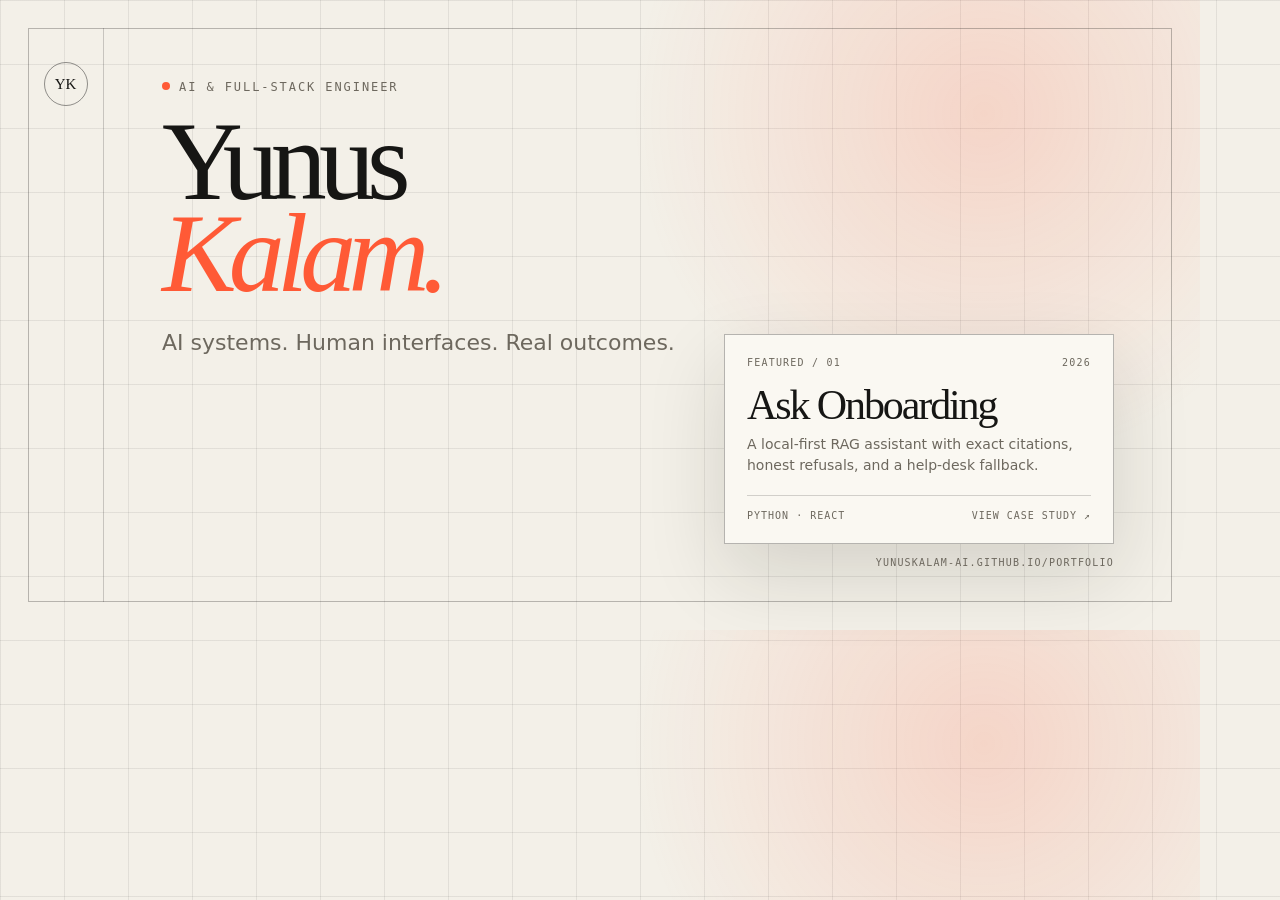
<file: assets/og-card.html>
<!doctype html>
<html lang="en">
<head>
  <meta charset="utf-8">
  <title>OG Card</title>
  <style>
    * { box-sizing: border-box; }
    html, body { width: 1200px; height: 630px; margin: 0; }
    body {
      position: relative;
      overflow: hidden;
      background:
        radial-gradient(circle at 82% 18%, rgba(255, 90, 54, .18), transparent 22rem),
        linear-gradient(rgba(22, 22, 20, .08) 1px, transparent 1px),
        linear-gradient(90deg, rgba(22, 22, 20, .08) 1px, transparent 1px),
        #f3f0e8;
      background-size: auto, 64px 64px, 64px 64px, auto;
      color: #161614;
      font-family: "Aptos", "Segoe UI Variable", "Segoe UI", system-ui, sans-serif;
    }
    .frame {
      position: absolute;
      inset: 28px;
      border: 1px solid rgba(22, 22, 20, .28);
    }
    .rail {
      position: absolute;
      top: 28px;
      bottom: 28px;
      left: 28px;
      width: 76px;
      border-right: 1px solid rgba(22, 22, 20, .2);
    }
    .mark {
      position: absolute;
      top: 34px;
      left: 50%;
      display: grid;
      width: 44px;
      height: 44px;
      place-items: center;
      border: 1px solid rgba(22, 22, 20, .45);
      border-radius: 50%;
      font-family: Georgia, serif;
      font-size: 15px;
      transform: translateX(-50%);
    }
    .content {
      position: absolute;
      top: 28px;
      right: 28px;
      bottom: 28px;
      left: 104px;
      padding: 52px 58px;
    }
    .eyebrow {
      margin: 0 0 22px;
      color: #6d685e;
      font-family: "Cascadia Code", Consolas, monospace;
      font-size: 12px;
      letter-spacing: .16em;
      text-transform: uppercase;
    }
    h1 {
      margin: 0;
      font-family: Georgia, "Times New Roman", serif;
      font-size: 112px;
      font-weight: 400;
      letter-spacing: -.07em;
      line-height: .82;
    }
    h1 em { color: #ff5a36; font-weight: 400; }
    .sub {
      margin: 26px 0 0;
      color: #6d685e;
      font-size: 22px;
      line-height: 1.5;
    }
    .project {
      position: absolute;
      right: 58px;
      bottom: 58px;
      width: 390px;
      padding: 22px;
      border: 1px solid rgba(22, 22, 20, .3);
      background: #faf8f2;
      box-shadow: 0 30px 80px rgba(30, 25, 15, .14);
    }
    .project-top {
      display: flex;
      justify-content: space-between;
      color: #6d685e;
      font-family: "Cascadia Code", Consolas, monospace;
      font-size: 10px;
      letter-spacing: .12em;
      text-transform: uppercase;
    }
    .project h2 {
      margin: 18px 0 8px;
      font-family: Georgia, serif;
      font-size: 42px;
      font-weight: 400;
      letter-spacing: -.05em;
      line-height: .95;
    }
    .project p {
      margin: 0;
      color: #6d685e;
      font-size: 14px;
      line-height: 1.55;
    }
    .project-line {
      height: 1px;
      margin: 18px 0 14px;
      background: rgba(22, 22, 20, .18);
    }
    .project-foot {
      display: flex;
      justify-content: space-between;
      color: #6d685e;
      font-family: "Cascadia Code", Consolas, monospace;
      font-size: 10px;
      letter-spacing: .1em;
      text-transform: uppercase;
    }
    .dot {
      display: inline-block;
      width: 8px;
      height: 8px;
      margin-right: 9px;
      border-radius: 50%;
      background: #ff5a36;
      vertical-align: 1px;
    }
    .footer {
      position: absolute;
      right: 58px;
      bottom: 34px;
      color: #6d685e;
      font-family: "Cascadia Code", Consolas, monospace;
      font-size: 10px;
      letter-spacing: .12em;
      text-transform: uppercase;
    }
  </style>
</head>
<body>
  <div class="frame"></div>
  <div class="rail"><span class="mark">YK</span></div>
  <div class="content">
    <p class="eyebrow"><span class="dot"></span>AI &amp; Full-Stack Engineer</p>
    <h1>Yunus<br><em>Kalam.</em></h1>
    <p class="sub">AI systems. Human interfaces. Real outcomes.</p>
    <div class="project">
      <div class="project-top"><span>Featured / 01</span><span>2026</span></div>
      <h2>Ask Onboarding</h2>
      <p>A local-first RAG assistant with exact citations, honest refusals, and a help-desk fallback.</p>
      <div class="project-line"></div>
      <div class="project-foot"><span>Python · React</span><span>View case study ↗</span></div>
    </div>
    <div class="footer">yunuskalam-ai.github.io/portfolio</div>
  </div>
</body>
</html>
</file>
<file: styles.css>
:root {
  color-scheme: light;
  --paper: #f3f0e8;
  --paper-2: #e9e4d8;
  --card: #faf8f2;
  --ink: #161614;
  --muted: #6d685e;
  --line: rgba(22, 22, 20, 0.16);
  --line-strong: rgba(22, 22, 20, 0.32);
  --accent: #ff5a36;
  --accent-contact: #ff5a36;
  --accent-soft: rgba(255, 90, 54, 0.12);
  --blue: #2b3ff2;
  --shadow: 0 30px 90px rgba(30, 25, 15, 0.14);
  --sans: "Aptos", "Segoe UI Variable", "Segoe UI", system-ui, -apple-system, sans-serif;
  --serif: "Bodoni 72", Didot, "Iowan Old Style", "Palatino Linotype", Georgia, serif;
  --mono: "Cascadia Code", "SFMono-Regular", Consolas, "Liberation Mono", monospace;
  --page-pad: clamp(20px, 4vw, 64px);
  --radius: 3px;
}

[data-theme="dark"] {
  color-scheme: dark;
  --paper: #0e0e0c;
  --paper-2: #171714;
  --card: #151512;
  --ink: #f2efe6;
  --muted: #a5a094;
  --line: rgba(242, 239, 230, 0.16);
  --line-strong: rgba(242, 239, 230, 0.34);
  --accent: #ff6b4a;
  --accent-contact: #b83a22;
  --accent-soft: rgba(255, 107, 74, 0.14);
  --blue: #8b96ff;
  --shadow: 0 30px 90px rgba(0, 0, 0, 0.42);
}

*,
*::before,
*::after {
  box-sizing: border-box;
}

html {
  scroll-behavior: smooth;
  scroll-padding-top: 96px;
  scrollbar-color: var(--accent) var(--paper);
  scrollbar-gutter: stable;
  scrollbar-width: thin;
}

body {
  margin: 0;
  min-width: 320px;
  accent-color: var(--accent);
  background:
    radial-gradient(circle at 82% 4%, var(--accent-soft), transparent 24rem),
    radial-gradient(circle at 8% 48%, rgba(43, 63, 242, 0.055), transparent 28rem),
    var(--paper);
  color: var(--ink);
  font-family: var(--sans);
  font-size: 16px;
  font-optical-sizing: auto;
  line-height: 1.6;
  -webkit-font-smoothing: antialiased;
  text-rendering: optimizeLegibility;
}

p {
  text-wrap: pretty;
}

button,
a {
  -webkit-tap-highlight-color: transparent;
}

body::before {
  position: fixed;
  inset: 0;
  z-index: -1;
  background-image:
    linear-gradient(var(--line) 1px, transparent 1px),
    linear-gradient(90deg, var(--line) 1px, transparent 1px);
  background-size: 88px 88px;
  content: "";
  opacity: 0.18;
  pointer-events: none;
  -webkit-mask-image: linear-gradient(to bottom, #000 0%, transparent 72%);
  mask-image: linear-gradient(to bottom, #000 0%, transparent 72%);
}

::selection {
  background: var(--accent);
  color: #fff;
}

a {
  color: inherit;
  text-decoration: none;
}

button {
  color: inherit;
  font: inherit;
}

img,
svg {
  display: block;
  max-width: 100%;
}

h1,
h2,
h3,
p,
dl,
dd,
ul {
  margin: 0;
}

ul {
  padding: 0;
  list-style: none;
}

:focus-visible {
  outline: 2px solid var(--accent);
  outline-offset: 4px;
}

.skip-link {
  position: fixed;
  top: 12px;
  left: 12px;
  z-index: 200;
  padding: 10px 16px;
  border-radius: var(--radius);
  background: var(--ink);
  color: var(--paper);
  font-family: var(--mono);
  font-size: 12px;
  transform: translateY(-160%);
  transition: transform 160ms ease;
}

.skip-link:focus {
  transform: translateY(0);
}

.scroll-progress {
  position: fixed;
  top: 0;
  left: 0;
  z-index: 120;
  width: 100%;
  height: 2px;
  background: var(--accent);
  transform: scaleX(0);
  transform-origin: left center;
}

.page-grid {
  display: grid;
  grid-template-columns: 76px minmax(0, 1fr);
  min-height: 100vh;
}

.rail {
  position: sticky;
  top: 0;
  display: flex;
  flex-direction: column;
  align-items: center;
  height: 100vh;
  padding: 24px 0;
  border-right: 1px solid var(--line);
}

.rail-mark {
  display: grid;
  width: 44px;
  height: 44px;
  place-items: center;
  border: 1px solid var(--line-strong);
  border-radius: 50%;
  font-family: var(--serif);
  font-size: 15px;
  letter-spacing: -0.04em;
  transition: border-color 180ms ease, background 180ms ease, color 180ms ease;
}

.rail-mark:hover {
  border-color: var(--accent);
  background: var(--accent);
  color: #fff;
}

.rail-rule {
  flex: 1;
  width: 1px;
  margin: 24px 0;
  background: var(--line);
}

.rail-label,
.rail-note {
  color: var(--muted);
  font-family: var(--mono);
  font-size: 9px;
  line-height: 1.5;
  letter-spacing: 0.14em;
  text-align: center;
  text-transform: uppercase;
  writing-mode: vertical-rl;
}

.rail-label {
  transform: rotate(180deg);
}

.rail-dots {
  display: flex;
  flex-direction: column;
  gap: 12px;
  margin-top: 26px;
}

.rail-dots span {
  width: 4px;
  height: 4px;
  border-radius: 50%;
  background: var(--line-strong);
}

.rail-dots span.is-active {
  background: var(--accent);
  box-shadow: 0 0 0 4px var(--accent-soft);
}

.rail-note {
  margin-top: 26px;
}

.content {
  min-width: 0;
}

.site-header,
.hero,
.section,
.contact-section,
.site-footer {
  width: 100%;
  max-width: 1600px;
  margin-inline: auto;
  padding-inline: var(--page-pad);
}

.site-header {
  position: sticky;
  top: 0;
  z-index: 60;
  display: flex;
  align-items: center;
  gap: 24px;
  min-height: 76px;
  border-bottom: 1px solid var(--line);
  background: var(--paper);
  background: color-mix(in srgb, var(--paper) 84%, transparent);
  -webkit-backdrop-filter: blur(18px);
  backdrop-filter: blur(18px);
}

.brand {
  display: flex;
  flex-direction: column;
  gap: 1px;
  line-height: 1.15;
}

.brand-name {
  font-family: var(--serif);
  font-size: 20px;
  letter-spacing: -0.03em;
}

.brand-role {
  color: var(--muted);
  font-family: var(--mono);
  font-size: 9px;
  letter-spacing: 0.11em;
  text-transform: uppercase;
}

.primary-nav {
  display: flex;
  gap: clamp(18px, 2.4vw, 34px);
  margin-left: auto;
}

.primary-nav a {
  position: relative;
  padding: 8px 0;
  color: var(--muted);
  font-family: var(--mono);
  font-size: 10px;
  letter-spacing: 0.12em;
  text-transform: uppercase;
  transition: color 160ms ease;
}

.primary-nav a::after {
  position: absolute;
  right: 0;
  bottom: 2px;
  left: 0;
  height: 1px;
  background: var(--accent);
  content: "";
  transform: scaleX(0);
  transform-origin: right center;
  transition: transform 180ms ease;
}

.primary-nav a:hover,
.primary-nav a.is-active {
  color: var(--ink);
}

.primary-nav a:hover::after,
.primary-nav a.is-active::after {
  transform: scaleX(1);
  transform-origin: left center;
}

.header-actions {
  display: flex;
  align-items: center;
  gap: 10px;
}

.theme-toggle {
  display: grid;
  width: 38px;
  height: 38px;
  padding: 0;
  place-items: center;
  border: 1px solid var(--line);
  border-radius: 50%;
  background: transparent;
  cursor: pointer;
  transition: border-color 160ms ease, background 160ms ease, transform 160ms ease;
}

.theme-toggle:hover {
  border-color: var(--line-strong);
  background: var(--paper-2);
  transform: rotate(-8deg);
}

.theme-toggle .icon {
  width: 17px;
  height: 17px;
  fill: none;
  stroke: currentColor;
  stroke-linecap: round;
  stroke-linejoin: round;
  stroke-width: 1.5;
}

[data-theme="light"] .icon-moon,
[data-theme="dark"] .icon-sun {
  display: none;
}

.menu-toggle {
  display: none;
  align-items: center;
  gap: 10px;
  padding: 8px 0;
  border: 0;
  background: transparent;
  font-family: var(--mono);
  font-size: 10px;
  letter-spacing: 0.12em;
  text-transform: uppercase;
  cursor: pointer;
}

.menu-toggle-icon {
  position: relative;
  width: 18px;
  height: 10px;
}

.menu-toggle-icon::before,
.menu-toggle-icon::after {
  position: absolute;
  left: 0;
  width: 100%;
  height: 1px;
  background: currentColor;
  content: "";
  transition: transform 180ms ease, top 180ms ease;
}

.menu-toggle-icon::before {
  top: 0;
}

.menu-toggle-icon::after {
  top: 8px;
}

.menu-toggle[aria-expanded="true"] .menu-toggle-icon::before {
  top: 4px;
  transform: rotate(45deg);
}

.menu-toggle[aria-expanded="true"] .menu-toggle-icon::after {
  top: 4px;
  transform: rotate(-45deg);
}

.hero {
  display: grid;
  grid-template-columns: minmax(0, 1.15fr) minmax(320px, 0.85fr);
  gap: clamp(40px, 7vw, 110px);
  align-items: center;
  padding-top: clamp(58px, 8vw, 112px);
  padding-bottom: clamp(64px, 9vw, 128px);
}

.eyebrow {
  color: var(--muted);
  font-family: var(--mono);
  font-size: 10px;
  letter-spacing: 0.15em;
  line-height: 1.5;
  text-transform: uppercase;
}

.hero-eyebrow {
  display: flex;
  align-items: center;
  gap: 10px;
  margin-bottom: 28px;
  color: var(--ink);
}

.status-dot {
  width: 7px;
  height: 7px;
  border-radius: 50%;
  background: var(--accent);
  box-shadow: 0 0 0 5px var(--accent-soft);
  animation: status-pulse 2.8s ease-in-out infinite;
}

.hero h1 {
  max-width: 900px;
  font-family: var(--serif);
  font-size: clamp(3.8rem, 8.2vw, 9.2rem);
  font-weight: 400;
  letter-spacing: -0.065em;
  line-height: 0.86;
  text-wrap: balance;
}

.hero h1 em,
.section h2 em {
  color: var(--accent);
  font-weight: 400;
}

.contact-section h2 em {
  color: var(--accent-contact);
  font-weight: 400;
}

.hero-intro {
  max-width: 610px;
  margin-top: 34px;
  color: var(--muted);
  font-size: clamp(1rem, 1.25vw, 1.12rem);
  line-height: 1.75;
}

.text-mark {
  color: var(--ink);
  font-weight: 600;
  text-decoration: underline;
  text-decoration-color: var(--accent);
  text-decoration-thickness: 2px;
  text-underline-offset: 4px;
}

.hero-actions {
  display: flex;
  flex-wrap: wrap;
  align-items: center;
  gap: 24px;
  margin-top: 38px;
}

.button {
  display: inline-flex;
  align-items: center;
  justify-content: space-between;
  gap: 28px;
  min-height: 50px;
  padding: 0 20px;
  border: 1px solid var(--ink);
  border-radius: var(--radius);
  font-family: var(--mono);
  font-size: 11px;
  letter-spacing: 0.08em;
  text-transform: uppercase;
  transition: background 180ms ease, color 180ms ease, transform 180ms ease;
}

.button-primary {
  background: var(--ink);
  color: var(--paper);
}

.button-primary:hover {
  background: var(--accent);
  border-color: var(--accent);
  color: #fff;
  transform: translateY(-2px);
}

.text-link {
  display: inline-flex;
  align-items: center;
  gap: 8px;
  padding: 8px 0;
  border-bottom: 1px solid var(--line-strong);
  font-family: var(--mono);
  font-size: 10px;
  letter-spacing: 0.1em;
  text-transform: uppercase;
  transition: color 160ms ease, border-color 160ms ease;
}

.text-link:hover {
  color: var(--accent);
  border-color: var(--accent);
}

.hero-meta {
  display: grid;
  grid-template-columns: 1fr 1fr;
  gap: 24px;
  max-width: 610px;
  margin-top: 54px;
  padding-top: 20px;
  border-top: 1px solid var(--line);
}

.hero-meta dt,
.facts dt {
  color: var(--muted);
  font-family: var(--mono);
  font-size: 9px;
  letter-spacing: 0.12em;
  text-transform: uppercase;
}

.hero-meta dd,
.facts dd {
  margin-top: 4px;
  font-size: 13px;
}

.signal-panel {
  position: relative;
  display: flex;
  flex-direction: column;
  min-height: 560px;
  padding: 20px;
  overflow: hidden;
  border: 1px solid var(--line-strong);
  border-radius: var(--radius);
  background: var(--card);
  box-shadow: var(--shadow);
}

.signal-panel::before {
  position: absolute;
  inset: 0;
  background-image:
    linear-gradient(var(--line) 1px, transparent 1px),
    linear-gradient(90deg, var(--line) 1px, transparent 1px);
  background-size: 44px 44px;
  content: "";
  opacity: 0.45;
  pointer-events: none;
}

.signal-panel::after {
  position: absolute;
  top: 18%;
  left: 50%;
  width: 340px;
  height: 340px;
  border-radius: 50%;
  background: radial-gradient(circle, var(--accent-soft), transparent 68%);
  content: "";
  pointer-events: none;
  transform: translateX(-50%);
}

.signal-top,
.signal-readout,
.signal-bars,
.orbit-wrap {
  position: relative;
  z-index: 1;
}

.signal-top {
  display: flex;
  align-items: center;
  justify-content: space-between;
  padding-bottom: 14px;
  border-bottom: 1px solid var(--line);
  font-family: var(--mono);
  font-size: 9px;
  letter-spacing: 0.12em;
  text-transform: uppercase;
}

.signal-live {
  display: flex;
  align-items: center;
  gap: 7px;
  color: var(--muted);
}

.signal-live span {
  width: 5px;
  height: 5px;
  border-radius: 50%;
  background: var(--accent);
}

.orbit-wrap {
  display: grid;
  flex: 1;
  min-height: 300px;
  place-items: center;
}

.orbit {
  position: absolute;
  border: 1px solid var(--line-strong);
  border-radius: 50%;
}

.orbit-a {
  width: 76%;
  aspect-ratio: 1;
  animation: orbit-spin 26s linear infinite;
}

.orbit-b {
  width: 54%;
  aspect-ratio: 1;
  border-color: var(--accent);
  opacity: 0.45;
  animation: orbit-spin 18s linear infinite reverse;
}

.orbit-c {
  width: 34%;
  aspect-ratio: 1;
  animation: orbit-spin 12s linear infinite;
}

.orbit-a::before,
.orbit-b::before,
.orbit-c::before {
  position: absolute;
  top: 50%;
  left: -3px;
  width: 5px;
  height: 5px;
  border-radius: 50%;
  background: var(--accent);
  content: "";
}

.orbit-core {
  position: relative;
  z-index: 2;
  display: grid;
  width: 104px;
  height: 104px;
  place-items: center;
  border-radius: 50%;
  background: var(--ink);
  color: var(--paper);
  box-shadow: 0 0 0 12px var(--paper), 0 0 0 13px var(--line);
}

.core-glyph {
  font-family: var(--serif);
  font-size: 44px;
  font-style: italic;
  line-height: 1;
}

.orbit-node {
  position: absolute;
  z-index: 3;
  width: 9px;
  height: 9px;
  border: 2px solid var(--card);
  border-radius: 50%;
  background: var(--accent);
  box-shadow: 0 0 0 1px var(--accent);
}

.node-a {
  top: 18%;
  left: 23%;
}

.node-b {
  top: 38%;
  right: 12%;
}

.node-c {
  bottom: 17%;
  left: 36%;
}

.signal-readout {
  display: grid;
  grid-template-columns: repeat(3, 1fr);
  gap: 12px;
  padding-top: 14px;
  border-top: 1px solid var(--line);
}

.signal-readout > div {
  display: flex;
  flex-direction: column;
  gap: 3px;
}

.readout-label {
  color: var(--muted);
  font-family: var(--mono);
  font-size: 8px;
  letter-spacing: 0.12em;
  text-transform: uppercase;
}

.readout-value {
  font-family: var(--mono);
  font-size: 10px;
  letter-spacing: 0.04em;
}

.readout-accent {
  color: var(--accent);
}

.signal-bars {
  display: flex;
  align-items: flex-end;
  gap: 5px;
  height: 58px;
  margin-top: 16px;
  padding-top: 12px;
  border-top: 1px solid var(--line);
}

.signal-bars span {
  flex: 1;
  height: var(--h);
  min-height: 3px;
  background: var(--line-strong);
  transition: background 180ms ease;
}

.signal-bars span:nth-child(3n) {
  background: var(--accent);
}

.ticker {
  overflow: hidden;
  border-top: 1px solid var(--line);
  border-bottom: 1px solid var(--line);
  background: var(--paper-2);
}

.ticker-track {
  display: flex;
  width: max-content;
  padding: 13px 0;
  animation: ticker-marquee 34s linear infinite;
}

.ticker:hover .ticker-track {
  animation-play-state: paused;
}

.ticker-track span {
  padding: 0 22px;
  color: var(--muted);
  font-family: var(--mono);
  font-size: 9px;
  letter-spacing: 0.16em;
  text-transform: uppercase;
  white-space: nowrap;
}

.ticker-track i {
  width: 4px;
  height: 4px;
  margin-top: 5px;
  border-radius: 50%;
  background: var(--accent);
}

.section {
  padding-top: clamp(82px, 11vw, 150px);
  padding-bottom: clamp(82px, 11vw, 150px);
}

.section-head {
  display: grid;
  grid-template-columns: minmax(0, 1.2fr) minmax(260px, 0.8fr);
  gap: 40px;
  align-items: end;
  margin-bottom: clamp(38px, 5vw, 64px);
}

.section h2,
.about-copy h2,
.contact-section h2 {
  max-width: 900px;
  margin-top: 16px;
  font-family: var(--serif);
  font-size: clamp(2.8rem, 5.8vw, 5.8rem);
  font-weight: 400;
  letter-spacing: -0.055em;
  line-height: 0.92;
  text-wrap: balance;
}

.section-note {
  max-width: 430px;
  padding-bottom: 8px;
  color: var(--muted);
  font-size: 14px;
  line-height: 1.75;
  justify-self: end;
}

.project-grid {
  display: grid;
  grid-template-columns: repeat(12, minmax(0, 1fr));
  gap: 18px;
}

.project {
  overflow: hidden;
  border: 1px solid var(--line);
  border-radius: var(--radius);
  background: var(--card);
  transition: transform 220ms ease, box-shadow 220ms ease, border-color 220ms ease;
}

.project:hover {
  border-color: var(--line-strong);
  box-shadow: var(--shadow);
  transform: translateY(-5px);
}

.project-wide {
  grid-column: span 7;
}

.project-half {
  grid-column: span 5;
}

.project-full {
  grid-column: 1 / -1;
  display: grid;
  grid-template-columns: minmax(0, 5fr) minmax(0, 7fr);
}

.project-visual {
  position: relative;
  min-height: 310px;
  overflow: hidden;
  border-bottom: 1px solid var(--line);
  background: var(--paper-2);
}

.project-full .project-visual {
  min-height: 100%;
  border-right: 1px solid var(--line);
  border-bottom: 0;
}

.visual-index,
.visual-caption {
  position: absolute;
  z-index: 4;
  font-family: var(--mono);
  font-size: 8px;
  letter-spacing: 0.14em;
  text-transform: uppercase;
}

.visual-index {
  top: 18px;
  left: 20px;
  color: var(--muted);
}

.visual-caption {
  right: 20px;
  bottom: 18px;
  left: 20px;
  color: var(--muted);
}

.visual-product {
  display: grid;
  min-height: 340px;
  padding: 54px 20px 42px;
  place-items: center;
  background:
    radial-gradient(circle at 50% 40%, rgba(255, 90, 54, 0.16), transparent 46%),
    #11110f;
}

.visual-product .visual-index,
.visual-product .visual-caption {
  color: rgba(242, 239, 230, 0.55);
}

.product-window {
  width: min(94%, 620px);
  overflow: hidden;
  border: 1px solid rgba(242, 239, 230, 0.24);
  border-radius: 5px;
  background: #f7f4ec;
  color: #161614;
  box-shadow: 0 26px 70px rgba(0, 0, 0, 0.38);
  transform: rotate(-1deg);
  transition: transform 260ms ease;
}

.project:hover .product-window {
  transform: rotate(0deg) translateY(-2px);
}

.product-topbar {
  display: flex;
  align-items: center;
  justify-content: space-between;
  gap: 12px;
  padding: 9px 12px;
  border-bottom: 1px solid rgba(22, 22, 20, 0.14);
  background: #efe9dd;
  font-family: var(--mono);
  font-size: 7px;
  letter-spacing: 0.08em;
  text-transform: uppercase;
}

.product-brand {
  display: flex;
  align-items: center;
  gap: 7px;
  font-weight: 600;
}

.product-mark {
  display: grid;
  width: 18px;
  height: 18px;
  place-items: center;
  border-radius: 50%;
  background: #161614;
  color: #f3f0e8;
  font-family: var(--serif);
  font-size: 7px;
  font-style: italic;
}

.product-status {
  display: flex;
  align-items: center;
  gap: 5px;
  color: #6d685e;
}

.product-status > span {
  width: 4px;
  height: 4px;
  border-radius: 50%;
  background: #ff5a36;
}

.product-body {
  display: grid;
  grid-template-columns: minmax(0, 1.25fr) minmax(0, 0.75fr);
  min-height: 190px;
}

.product-chat {
  display: flex;
  flex-direction: column;
  gap: 9px;
  padding: 12px;
  border-right: 1px solid rgba(22, 22, 20, 0.12);
}

.chat-question {
  max-width: 92%;
  padding: 7px 9px;
  border-radius: 2px;
  background: #161614;
  color: #f3f0e8;
  font-size: 8px;
  line-height: 1.4;
}

.chat-answer {
  padding: 9px;
  border: 1px solid rgba(22, 22, 20, 0.14);
  border-radius: 2px;
  background: #fffdf8;
}

.answer-label {
  display: block;
  margin-bottom: 4px;
  color: #ff5a36;
  font-family: var(--mono);
  font-size: 6px;
  letter-spacing: 0.12em;
  text-transform: uppercase;
}

.chat-answer p {
  margin: 0;
  color: #3f3b34;
  font-size: 8px;
  line-height: 1.5;
}

.citation-row {
  display: flex;
  align-items: center;
  gap: 5px;
  margin-top: 7px;
  padding-top: 6px;
  border-top: 1px solid rgba(22, 22, 20, 0.1);
  color: #6d685e;
  font-size: 6px;
  line-height: 1.4;
}

.citation {
  color: #ff5a36;
  font-family: var(--mono);
  font-weight: 700;
}

.chat-input {
  display: flex;
  align-items: center;
  justify-content: space-between;
  gap: 8px;
  margin-top: auto;
  padding: 6px 8px;
  border: 1px solid rgba(22, 22, 20, 0.16);
  border-radius: 2px;
  color: #8a857b;
  font-size: 7px;
}

.chat-send {
  display: grid;
  width: 16px;
  height: 16px;
  place-items: center;
  border-radius: 50%;
  background: #ff5a36;
  color: #fff;
  font-size: 8px;
}

.product-source {
  display: flex;
  flex-direction: column;
  gap: 3px;
  padding: 12px;
  background: #ece6d9;
}

.source-label,
.source-meta {
  color: #6d685e;
  font-family: var(--mono);
  font-size: 6px;
  letter-spacing: 0.1em;
  text-transform: uppercase;
}

.source-title {
  font-family: var(--serif);
  font-size: 13px;
  letter-spacing: -0.03em;
  line-height: 1.1;
}

.source-lines {
  display: grid;
  gap: 4px;
  margin-top: 5px;
}

.source-lines span {
  height: 2px;
  background: rgba(22, 22, 20, 0.14);
}

.source-lines span:nth-child(2) {
  width: 86%;
}

.source-lines span:nth-child(4) {
  width: 64%;
}

.source-highlight {
  margin-top: auto;
  padding: 5px 6px;
  border-left: 2px solid #ff5a36;
  background: rgba(255, 90, 54, 0.12);
  color: #3f3b34;
  font-size: 6px;
  line-height: 1.45;
}

.visual-atlas {
  background-image:
    linear-gradient(var(--line) 1px, transparent 1px),
    linear-gradient(90deg, var(--line) 1px, transparent 1px),
    radial-gradient(circle at 50% 50%, var(--accent-soft), transparent 64%);
  background-size: 46px 46px, 46px 46px, 100% 100%;
}

.atlas-line {
  position: absolute;
  z-index: 1;
  height: 1px;
  background: var(--line-strong);
  transform-origin: left center;
}

.atlas-line-a {
  top: 37%;
  left: 18%;
  width: 52%;
  transform: rotate(17deg);
}

.atlas-line-b {
  top: 23%;
  left: 55%;
  width: 36%;
  transform: rotate(63deg);
}

.atlas-line-c {
  top: 62%;
  left: 30%;
  width: 48%;
  transform: rotate(-14deg);
}

.atlas-node {
  position: absolute;
  z-index: 3;
  width: 13px;
  height: 13px;
  border: 2px solid var(--card);
  border-radius: 50%;
  background: var(--accent);
  box-shadow: 0 0 0 1px var(--accent), 0 0 0 10px var(--accent-soft);
}

.atlas-node-a {
  top: 32%;
  left: 17%;
}

.atlas-node-b {
  top: 46%;
  left: 48%;
  width: 18px;
  height: 18px;
}

.atlas-node-c {
  top: 68%;
  left: 68%;
}

.atlas-node-d {
  top: 22%;
  right: 17%;
  width: 8px;
  height: 8px;
  background: var(--ink);
  box-shadow: 0 0 0 1px var(--ink);
}

.visual-agents {
  background-image: radial-gradient(var(--line-strong) 1px, transparent 1px);
  background-size: 22px 22px;
}

.agent-card {
  position: absolute;
  z-index: 2;
  padding: 9px 13px;
  border: 1px solid var(--line-strong);
  border-radius: 2px;
  background: var(--card);
  font-family: var(--mono);
  font-size: 9px;
  letter-spacing: 0.1em;
  text-transform: uppercase;
  box-shadow: 0 10px 30px rgba(20, 18, 12, 0.08);
}

.agent-card-a {
  top: 24%;
  left: 12%;
}

.agent-card-b {
  top: 47%;
  right: 12%;
}

.agent-card-c {
  bottom: 20%;
  left: 24%;
}

.agent-connector {
  position: absolute;
  z-index: 1;
  height: 1px;
  background: var(--accent);
  transform-origin: left center;
}

.agent-connector-a {
  top: 34%;
  left: 31%;
  width: 39%;
  transform: rotate(21deg);
}

.agent-connector-b {
  top: 57%;
  left: 39%;
  width: 34%;
  transform: rotate(146deg);
}

.visual-vision {
  background:
    radial-gradient(circle at 50% 50%, rgba(255, 90, 54, 0.16), transparent 46%),
    #11110f;
}

.visual-vision .visual-index,
.visual-vision .visual-caption {
  color: rgba(242, 239, 230, 0.55);
}

.scan-frame {
  position: absolute;
  z-index: 2;
  width: 38px;
  height: 38px;
  border-color: var(--accent);
  border-style: solid;
}

.scan-frame-a {
  top: 24%;
  left: 22%;
  border-width: 1px 0 0 1px;
}

.scan-frame-b {
  top: 24%;
  right: 22%;
  border-width: 1px 1px 0 0;
}

.scan-frame-c {
  bottom: 22%;
  left: 22%;
  border-width: 0 0 1px 1px;
}

.scan-frame-d {
  right: 22%;
  bottom: 22%;
  border-width: 0 1px 1px 0;
}

.scan-line {
  position: absolute;
  z-index: 3;
  top: 30%;
  right: 12%;
  left: 12%;
  height: 1px;
  background: var(--accent);
  box-shadow: 0 0 18px var(--accent);
  animation: scan 4.8s ease-in-out infinite;
}

.scan-target {
  position: absolute;
  z-index: 2;
  top: 50%;
  left: 50%;
  width: 82px;
  height: 82px;
  border: 1px solid rgba(255, 90, 54, 0.55);
  border-radius: 50%;
  transform: translate(-50%, -50%);
}

.scan-target::before,
.scan-target::after {
  position: absolute;
  top: 50%;
  left: 50%;
  background: rgba(255, 90, 54, 0.55);
  content: "";
  transform: translate(-50%, -50%);
}

.scan-target::before {
  width: 110px;
  height: 1px;
}

.scan-target::after {
  width: 1px;
  height: 110px;
}

.project-body {
  display: flex;
  flex-direction: column;
  padding: clamp(22px, 3vw, 34px);
}

.project-kicker {
  display: flex;
  justify-content: space-between;
  gap: 16px;
  color: var(--muted);
  font-family: var(--mono);
  font-size: 9px;
  letter-spacing: 0.12em;
  text-transform: uppercase;
}

.project h3 {
  margin-top: 20px;
  font-family: var(--serif);
  font-size: clamp(2rem, 3.2vw, 3.2rem);
  font-weight: 400;
  letter-spacing: -0.045em;
  line-height: 1;
}

.project p {
  max-width: 620px;
  margin-top: 14px;
  color: var(--muted);
  font-size: 14px;
  line-height: 1.7;
}

.tag-list {
  display: flex;
  flex-wrap: wrap;
  gap: 7px;
  margin-top: 20px;
}

.tag-list li {
  padding: 5px 9px;
  border: 1px solid var(--line);
  border-radius: 999px;
  color: var(--muted);
  font-family: var(--mono);
  font-size: 8px;
  letter-spacing: 0.08em;
  text-transform: uppercase;
}

.project-foot {
  display: flex;
  align-items: center;
  justify-content: space-between;
  gap: 20px;
  margin-top: auto;
  padding-top: 26px;
  border-top: 1px solid var(--line);
  color: var(--muted);
  font-family: var(--mono);
  font-size: 9px;
  letter-spacing: 0.1em;
  text-transform: uppercase;
}

.project-link {
  display: inline-flex;
  align-items: center;
  gap: 7px;
  color: var(--ink);
  transition: color 160ms ease;
}

.project-link:hover {
  color: var(--accent);
}

.project-links {
  display: flex;
  flex-wrap: wrap;
  gap: 16px;
}

.project-metrics {
  display: grid;
  grid-template-columns: repeat(3, minmax(0, 1fr));
  gap: 14px;
  margin-top: 24px;
  padding: 16px 0;
  border-top: 1px solid var(--line);
  border-bottom: 1px solid var(--line);
}

.project-metrics > div {
  display: flex;
  flex-direction: column;
  gap: 2px;
}

.metric-value {
  font-family: var(--serif);
  font-size: clamp(1.4rem, 2.2vw, 2rem);
  letter-spacing: -0.04em;
  line-height: 1;
}

.metric-label {
  color: var(--muted);
  font-family: var(--mono);
  font-size: 8px;
  letter-spacing: 0.1em;
  text-transform: uppercase;
}

.capability-grid {
  display: grid;
  grid-template-columns: repeat(2, minmax(0, 1fr));
  gap: 18px;
}

.capability {
  padding: clamp(24px, 3.4vw, 40px);
  border: 1px solid var(--line);
  border-radius: var(--radius);
  background: transparent;
  transition: background 200ms ease, transform 200ms ease, border-color 200ms ease;
}

.capability:hover {
  border-color: var(--line-strong);
  background: var(--card);
  transform: translateY(-3px);
}

.capability-top {
  display: flex;
  align-items: center;
  justify-content: space-between;
  color: var(--muted);
  font-family: var(--mono);
  font-size: 9px;
  letter-spacing: 0.12em;
  text-transform: uppercase;
}

.capability-icon {
  display: grid;
  width: 34px;
  height: 34px;
  place-items: center;
  border: 1px solid var(--line);
  border-radius: 50%;
  color: var(--accent);
  font-size: 15px;
}

.capability h3 {
  margin-top: 34px;
  font-family: var(--serif);
  font-size: clamp(1.8rem, 2.7vw, 2.7rem);
  font-weight: 400;
  letter-spacing: -0.04em;
  line-height: 1;
}

.capability p {
  max-width: 500px;
  margin-top: 12px;
  color: var(--muted);
  font-size: 14px;
  line-height: 1.7;
}

.capability ul {
  display: flex;
  flex-wrap: wrap;
  gap: 8px 18px;
  margin-top: 24px;
  padding-top: 16px;
  border-top: 1px solid var(--line);
}

.capability li {
  position: relative;
  padding-left: 12px;
  color: var(--muted);
  font-family: var(--mono);
  font-size: 9px;
  letter-spacing: 0.06em;
  text-transform: uppercase;
}

.capability li::before {
  position: absolute;
  top: 50%;
  left: 0;
  width: 4px;
  height: 1px;
  background: var(--accent);
  content: "";
}

.about-section {
  display: grid;
  grid-template-columns: minmax(280px, 5fr) minmax(0, 7fr);
  gap: clamp(36px, 7vw, 100px);
  align-items: center;
}

.about-mark {
  position: relative;
  display: grid;
  aspect-ratio: 1 / 1.08;
  overflow: hidden;
  place-items: center;
  border: 1px solid var(--line-strong);
  border-radius: var(--radius);
  background:
    radial-gradient(circle at 50% 50%, var(--accent-soft), transparent 62%),
    var(--paper-2);
}

.about-mark::before {
  position: absolute;
  inset: 0;
  background-image:
    linear-gradient(var(--line) 1px, transparent 1px),
    linear-gradient(90deg, var(--line) 1px, transparent 1px);
  background-size: 40px 40px;
  content: "";
  opacity: 0.55;
}

.about-mark-ring {
  position: absolute;
  width: 62%;
  aspect-ratio: 1;
  border: 1px solid var(--line-strong);
  border-radius: 50%;
}

.about-mark-ring::before {
  position: absolute;
  top: 50%;
  left: -4px;
  width: 7px;
  height: 7px;
  border-radius: 50%;
  background: var(--accent);
  content: "";
}

.about-mark-letter {
  position: relative;
  z-index: 2;
  margin-top: -8%;
  font-family: var(--serif);
  font-size: clamp(9rem, 20vw, 18rem);
  font-style: italic;
  line-height: 0.7;
}

.about-mark-letter-alt {
  position: absolute;
  right: 12%;
  bottom: 14%;
  color: var(--accent);
  font-size: clamp(4rem, 9vw, 8rem);
}

.about-mark-caption {
  position: absolute;
  bottom: 18px;
  left: 20px;
  color: var(--muted);
  font-family: var(--mono);
  font-size: 8px;
  letter-spacing: 0.14em;
  text-transform: uppercase;
}

.about-copy h2 {
  font-size: clamp(2.5rem, 4.8vw, 4.8rem);
}

.about-lead {
  max-width: 680px;
  margin-top: 28px;
  font-family: var(--serif);
  font-size: clamp(1.3rem, 2vw, 1.75rem);
  line-height: 1.35;
}

.about-copy > p:not(.eyebrow):not(.about-lead) {
  max-width: 650px;
  margin-top: 18px;
  color: var(--muted);
  font-size: 14px;
  line-height: 1.75;
}

.facts {
  display: grid;
  grid-template-columns: repeat(3, minmax(0, 1fr));
  gap: 18px;
  margin-top: 38px;
  padding-top: 20px;
  border-top: 1px solid var(--line);
}

.contact-section {
  padding-top: clamp(64px, 8vw, 104px);
  padding-bottom: clamp(64px, 8vw, 104px);
}

.contact-inner {
  position: relative;
  padding: clamp(30px, 6vw, 80px);
  overflow: hidden;
  border-radius: var(--radius);
  background: var(--ink);
  color: var(--paper);
}

.contact-inner::before {
  position: absolute;
  top: -40%;
  right: -10%;
  width: 55%;
  aspect-ratio: 1;
  border: 1px solid color-mix(in srgb, var(--paper) 16%, transparent);
  border-radius: 50%;
  content: "";
}

.contact-inner::after {
  position: absolute;
  right: 8%;
  bottom: -50%;
  width: 38%;
  aspect-ratio: 1;
  border: 1px solid color-mix(in srgb, var(--accent-contact) 50%, transparent);
  border-radius: 50%;
  content: "";
}

.eyebrow-inverse {
  color: color-mix(in srgb, var(--paper) 58%, transparent);
}

.contact-section h2 {
  position: relative;
  z-index: 1;
  max-width: 1000px;
  font-size: clamp(3rem, 7vw, 7.4rem);
}

.contact-copy {
  position: relative;
  z-index: 1;
  max-width: 560px;
  margin-top: 26px;
  color: color-mix(in srgb, var(--paper) 68%, transparent);
  font-size: 14px;
  line-height: 1.75;
}

.contact-actions {
  position: relative;
  z-index: 1;
  display: flex;
  flex-wrap: wrap;
  align-items: center;
  gap: 14px 28px;
  margin-top: 38px;
}

.email-button {
  display: inline-flex;
  align-items: center;
  gap: 22px;
  min-height: 52px;
  padding: 0 18px;
  border: 1px solid color-mix(in srgb, var(--paper) 34%, transparent);
  border-radius: var(--radius);
  background: transparent;
  color: var(--paper);
  font-family: var(--mono);
  font-size: 11px;
  letter-spacing: 0.04em;
  cursor: pointer;
  transition: background 180ms ease, border-color 180ms ease, color 180ms ease;
}

.email-button:hover {
  border-color: var(--accent-contact);
  background: var(--accent-contact);
  color: #fff;
}

.copy-label {
  color: color-mix(in srgb, var(--paper) 52%, transparent);
  font-size: 8px;
  letter-spacing: 0.12em;
  text-transform: uppercase;
}

.email-button:hover .copy-label,
.email-button.is-copied .copy-label {
  color: inherit;
}

.contact-link {
  display: inline-flex;
  align-items: center;
  gap: 7px;
  padding: 8px 0;
  border-bottom: 1px solid color-mix(in srgb, var(--paper) 28%, transparent);
  font-family: var(--mono);
  font-size: 10px;
  letter-spacing: 0.1em;
  text-transform: uppercase;
  transition: color 160ms ease, border-color 160ms ease;
}

.brand-icon {
  flex: none;
  width: 14px;
  height: 14px;
  fill: currentColor;
}

.contact-link:hover {
  color: var(--accent-contact);
  border-color: var(--accent-contact);
}

.site-footer {
  display: flex;
  flex-wrap: wrap;
  align-items: center;
  justify-content: space-between;
  gap: 20px;
  padding-top: 28px;
  padding-bottom: 32px;
  border-top: 1px solid var(--line);
  color: var(--muted);
  font-family: var(--mono);
  font-size: 9px;
  letter-spacing: 0.08em;
  text-transform: uppercase;
}

.footer-links {
  display: flex;
  flex-wrap: wrap;
  gap: 18px;
}

.footer-links a {
  display: inline-flex;
  align-items: center;
  gap: 6px;
  transition: color 160ms ease;
}

.footer-links a:hover {
  color: var(--accent);
}

.footer-note {
  text-align: center;
}

.footer-top {
  transition: color 160ms ease;
}

.footer-top:hover {
  color: var(--accent);
}

.js .reveal {
  opacity: 0;
  transform: translateY(24px);
  transition: opacity 700ms cubic-bezier(0.22, 1, 0.36, 1), transform 700ms cubic-bezier(0.22, 1, 0.36, 1);
}

.js .reveal.is-visible {
  opacity: 1;
  transform: translateY(0);
}

@media (prefers-reduced-motion: no-preference) {
  .hero-copy > * {
    animation: hero-rise 720ms cubic-bezier(0.22, 1, 0.36, 1) both;
  }

  .hero-copy > *:nth-child(2) {
    animation-delay: 60ms;
  }

  .hero-copy > *:nth-child(3) {
    animation-delay: 120ms;
  }

  .hero-copy > *:nth-child(4) {
    animation-delay: 180ms;
  }

  .hero-copy > *:nth-child(5) {
    animation-delay: 240ms;
  }

  .signal-panel {
    animation: panel-in 900ms 120ms cubic-bezier(0.22, 1, 0.36, 1) both;
  }

  .project:hover .product-window {
    box-shadow: 0 32px 84px rgba(0, 0, 0, 0.46);
  }
}

@keyframes hero-rise {
  from {
    opacity: 0;
    transform: translateY(18px);
  }
  to {
    opacity: 1;
    transform: translateY(0);
  }
}

@keyframes panel-in {
  from {
    opacity: 0;
    transform: translateY(22px) scale(0.985);
  }
  to {
    opacity: 1;
    transform: translateY(0) scale(1);
  }
}

@keyframes status-pulse {
  0%,
  100% {
    box-shadow: 0 0 0 5px var(--accent-soft);
  }
  50% {
    box-shadow: 0 0 0 9px transparent;
  }
}

@keyframes orbit-spin {
  to {
    transform: rotate(360deg);
  }
}

@keyframes ticker-marquee {
  to {
    transform: translateX(-50%);
  }
}

@keyframes scan {
  0%,
  100% {
    top: 30%;
    opacity: 0.35;
  }
  50% {
    top: 68%;
    opacity: 1;
  }
}

.case-main {
  width: 100%;
  max-width: 1600px;
  margin-inline: auto;
  padding-inline: var(--page-pad);
}

.case-study {
  padding-top: clamp(34px, 5vw, 68px);
  padding-bottom: clamp(40px, 6vw, 80px);
}

.case-hero {
  max-width: 1120px;
  padding-bottom: clamp(38px, 5vw, 64px);
  border-bottom: 1px solid var(--line);
}

.case-back {
  display: inline-flex;
  align-items: center;
  gap: 8px;
  margin-bottom: 30px;
  color: var(--muted);
  font-family: var(--mono);
  font-size: 9px;
  letter-spacing: 0.12em;
  text-transform: uppercase;
  transition: color 160ms ease;
}

.case-back:hover {
  color: var(--accent);
}

.case-hero .eyebrow {
  margin-bottom: 18px;
}

.case-hero h1 {
  font-family: var(--serif);
  font-size: clamp(4.4rem, 12vw, 11rem);
  font-weight: 400;
  letter-spacing: -0.07em;
  line-height: 0.8;
}

.case-hero h1 em {
  color: var(--accent);
  font-weight: 400;
}

.case-deck {
  max-width: 760px;
  margin-top: 30px;
  color: var(--muted);
  font-size: clamp(1rem, 1.4vw, 1.15rem);
  line-height: 1.75;
}

.case-meta {
  display: flex;
  flex-wrap: wrap;
  gap: 10px 22px;
  margin-top: 30px;
  padding-top: 18px;
  border-top: 1px solid var(--line);
  color: var(--muted);
  font-family: var(--mono);
  font-size: 9px;
  letter-spacing: 0.1em;
  text-transform: uppercase;
}

.case-actions {
  display: flex;
  flex-wrap: wrap;
  align-items: center;
  gap: 22px;
  margin-top: 30px;
}

.case-layout {
  display: grid;
  grid-template-columns: 200px minmax(0, 820px);
  gap: clamp(34px, 6vw, 90px);
  align-items: start;
  justify-content: center;
  padding-top: clamp(34px, 5vw, 64px);
}

.case-toc {
  position: sticky;
  top: 104px;
  display: flex;
  flex-direction: column;
  gap: 10px;
  padding-top: 14px;
  border-top: 1px solid var(--line-strong);
}

.toc-label {
  margin-bottom: 6px;
  color: var(--muted);
  font-family: var(--mono);
  font-size: 8px;
  letter-spacing: 0.14em;
  text-transform: uppercase;
}

.case-toc a {
  color: var(--muted);
  font-family: var(--mono);
  font-size: 9px;
  letter-spacing: 0.08em;
  text-transform: uppercase;
  transition: color 160ms ease, transform 160ms ease;
}

.case-toc a:hover {
  color: var(--accent);
  transform: translateX(3px);
}

.case-content {
  min-width: 0;
}

.case-section {
  padding: clamp(38px, 5vw, 58px) 0;
  border-top: 1px solid var(--line);
  scroll-margin-top: 100px;
}

.case-section:first-child {
  padding-top: 0;
  border-top: 0;
}

.case-section h2 {
  max-width: 760px;
  margin-top: 14px;
  font-family: var(--serif);
  font-size: clamp(2.4rem, 4.6vw, 4.2rem);
  font-weight: 400;
  letter-spacing: -0.05em;
  line-height: 0.95;
}

.case-section h2 em {
  color: var(--accent);
  font-weight: 400;
}

.case-section > p {
  max-width: 720px;
  margin-top: 18px;
  color: var(--muted);
  font-size: 14px;
  line-height: 1.8;
}

.case-section > p a {
  color: var(--ink);
  text-decoration: underline;
  text-decoration-color: var(--accent);
  text-underline-offset: 3px;
}

.case-section code {
  padding: 2px 5px;
  border-radius: 2px;
  background: var(--paper-2);
  font-family: var(--mono);
  font-size: 0.9em;
}

.code-block {
  max-width: 760px;
  margin-top: 22px;
  padding: 20px;
  overflow-x: auto;
  border: 1px solid var(--line-strong);
  border-radius: var(--radius);
  background: #11110f;
  color: #f2efe6;
  font-family: var(--mono);
  font-size: 11px;
  line-height: 1.75;
  white-space: pre;
  tab-size: 2;
}

.code-block code {
  padding: 0;
  background: transparent;
  color: inherit;
  font-size: inherit;
}

.case-callout {
  max-width: 720px;
  margin-top: 26px;
  padding: 18px 20px;
  border-left: 2px solid var(--accent);
  background: var(--accent-soft);
}

.callout-label {
  display: block;
  margin-bottom: 5px;
  color: var(--accent);
  font-family: var(--mono);
  font-size: 8px;
  letter-spacing: 0.12em;
  text-transform: uppercase;
}

.case-callout p {
  color: var(--muted);
  font-size: 13px;
  line-height: 1.7;
}

.case-list {
  display: grid;
  gap: 12px;
  max-width: 760px;
  margin-top: 24px;
  padding-top: 20px;
  border-top: 1px solid var(--line);
}

.case-list li {
  padding-left: 18px;
  color: var(--muted);
  font-size: 13px;
  line-height: 1.7;
}

.case-list li::before {
  float: left;
  width: 8px;
  margin-left: -18px;
  margin-top: 9px;
  height: 1px;
  background: var(--accent);
  content: "";
}

.case-list strong {
  color: var(--ink);
  font-weight: 600;
}

.case-list-bordered {
  gap: 0;
  padding-top: 0;
  border-top: 1px solid var(--line);
}

.case-list-bordered li {
  padding: 14px 0 14px 18px;
  border-bottom: 1px solid var(--line);
}

.case-list-bordered li::before {
  margin-top: 12px;
}

.table-wrap {
  max-width: 760px;
  margin-top: 24px;
  overflow-x: auto;
  border: 1px solid var(--line);
  border-radius: var(--radius);
}

.role-table {
  width: 100%;
  min-width: 620px;
  border-collapse: collapse;
  text-align: left;
}

.role-table caption {
  padding: 14px 16px;
  border-bottom: 1px solid var(--line);
  color: var(--muted);
  font-family: var(--mono);
  font-size: 8px;
  letter-spacing: 0.1em;
  text-align: left;
  text-transform: uppercase;
}

.role-table th,
.role-table td {
  padding: 12px 16px;
  border-bottom: 1px solid var(--line);
  vertical-align: top;
}

.role-table tr:last-child td {
  border-bottom: 0;
}

.role-table th {
  color: var(--muted);
  font-family: var(--mono);
  font-size: 8px;
  letter-spacing: 0.1em;
  text-transform: uppercase;
}

.role-table td {
  color: var(--muted);
  font-size: 12px;
  line-height: 1.6;
}

.role-table td:first-child {
  color: var(--ink);
  white-space: nowrap;
}

.case-note {
  max-width: 720px;
  margin-top: 16px;
  color: var(--muted);
  font-size: 12px;
  line-height: 1.7;
}

.qa-grid {
  display: grid;
  grid-template-columns: repeat(2, minmax(0, 1fr));
  gap: 14px;
  max-width: 760px;
  margin-top: 26px;
}

.qa-grid > div {
  padding: 18px;
  border: 1px solid var(--line);
  border-radius: var(--radius);
  background: var(--card);
}

.qa-label {
  color: var(--accent);
  font-family: var(--mono);
  font-size: 8px;
  letter-spacing: 0.12em;
  text-transform: uppercase;
}

.qa-grid p {
  margin-top: 8px;
  color: var(--muted);
  font-size: 12px;
  line-height: 1.65;
}

.result-grid {
  display: grid;
  grid-template-columns: repeat(4, minmax(0, 1fr));
  gap: 12px;
  max-width: 820px;
  margin-top: 26px;
}

.result-card {
  display: flex;
  flex-direction: column;
  gap: 3px;
  min-height: 132px;
  padding: 18px;
  border: 1px solid var(--line);
  border-radius: var(--radius);
  background: var(--card);
}

.result-value {
  font-family: var(--serif);
  font-size: clamp(2rem, 3.4vw, 3rem);
  letter-spacing: -0.05em;
  line-height: 0.9;
}

.result-label {
  margin-top: 8px;
  font-family: var(--mono);
  font-size: 8px;
  letter-spacing: 0.1em;
  text-transform: uppercase;
}

.result-detail {
  margin-top: auto;
  padding-top: 12px;
  color: var(--muted);
  font-size: 10px;
  line-height: 1.5;
}

.doc-list {
  max-width: 820px;
  margin-top: 26px;
  border-top: 1px solid var(--line);
}

.doc-list a {
  display: grid;
  grid-template-columns: 34px 170px minmax(0, 1fr) 18px;
  gap: 12px;
  align-items: center;
  padding: 16px 4px;
  border-bottom: 1px solid var(--line);
  transition: background 160ms ease, padding 160ms ease;
}

.doc-list a:hover {
  padding-right: 10px;
  padding-left: 10px;
  background: var(--card);
}

.doc-index {
  color: var(--accent);
  font-family: var(--mono);
  font-size: 8px;
}

.doc-name {
  font-family: var(--serif);
  font-size: 1.2rem;
  letter-spacing: -0.02em;
}

.doc-desc {
  color: var(--muted);
  font-size: 11px;
  line-height: 1.5;
}

.case-actions-bottom {
  max-width: 820px;
  margin-top: 34px;
}

@media (max-width: 1180px) {
  .page-grid {
    grid-template-columns: 1fr;
  }

  .rail {
    display: none;
  }

  .hero h1 {
    font-size: clamp(3.8rem, 8.6vw, 8rem);
  }
}

@media (max-width: 960px) {
  .hero {
    grid-template-columns: 1fr;
    gap: 54px;
  }

  .signal-panel {
    width: min(100%, 600px);
    min-height: 520px;
  }

  .section-head {
    grid-template-columns: 1fr;
    gap: 20px;
  }

  .section-note {
    max-width: 560px;
    justify-self: start;
  }

  .project-wide,
  .project-half {
    grid-column: 1 / -1;
  }

  .project-full {
    grid-template-columns: 1fr;
  }

  .project-full .project-visual {
    min-height: 300px;
    border-right: 0;
    border-bottom: 1px solid var(--line);
  }

  .about-section {
    grid-template-columns: 1fr;
  }

  .about-mark {
    width: min(100%, 480px);
  }
}

@media (max-width: 720px) {
  .site-header {
    gap: 16px;
    min-height: 68px;
  }

  .brand-role {
    display: none;
  }

  .menu-toggle {
    display: inline-flex;
  }

  .primary-nav {
    position: absolute;
    top: 100%;
    right: 0;
    left: 0;
    display: none;
    flex-direction: column;
    gap: 0;
    padding: 10px var(--page-pad) 18px;
    border-bottom: 1px solid var(--line);
    background: var(--paper);
    box-shadow: 0 18px 40px rgba(20, 18, 12, 0.08);
  }

  .primary-nav.is-open {
    display: flex;
  }

  .primary-nav a {
    padding: 13px 0;
    border-bottom: 1px solid var(--line);
    font-size: 11px;
  }

  .primary-nav a:last-child {
    border-bottom: 0;
  }

  .primary-nav a::after {
    display: none;
  }

  .hero {
    padding-top: 48px;
  }

  .hero h1 {
    font-size: clamp(3.2rem, 13vw, 5.6rem);
    letter-spacing: -0.06em;
  }

  .hero-intro {
    margin-top: 26px;
  }

  .hero-meta {
    grid-template-columns: 1fr;
    gap: 16px;
  }

  .signal-panel {
    min-height: 480px;
  }

  .capability-grid {
    grid-template-columns: 1fr;
  }

  .capability h3 {
    margin-top: 26px;
  }

  .facts {
    grid-template-columns: 1fr;
    gap: 14px;
  }

  .contact-actions {
    align-items: stretch;
    flex-direction: column;
  }

  .email-button {
    justify-content: space-between;
    width: 100%;
  }

  .contact-link {
    align-self: flex-start;
  }

  .site-footer {
    align-items: flex-start;
    flex-direction: column;
    gap: 10px;
  }

  .footer-note {
    text-align: left;
  }
}

@media (max-width: 520px) {
  .brand-name {
    font-size: 18px;
  }

  .theme-toggle {
    width: 34px;
    height: 34px;
  }

  .hero-actions {
    align-items: stretch;
    flex-direction: column;
    gap: 16px;
  }

  .button {
    justify-content: space-between;
    width: 100%;
  }

  .text-link {
    align-self: flex-start;
  }

  .signal-panel {
    min-height: 430px;
    padding: 16px;
  }

  .orbit-core {
    width: 84px;
    height: 84px;
  }

  .core-glyph {
    font-size: 36px;
  }

  .signal-readout {
    gap: 8px;
  }

  .readout-value {
    font-size: 9px;
  }

  .project-body {
    padding: 22px;
  }

  .product-body {
    grid-template-columns: 1fr;
  }

  .product-source {
    display: none;
  }

  .product-chat {
    border-right: 0;
  }

  .project-foot {
    align-items: flex-start;
    flex-direction: column;
    gap: 10px;
  }

  .about-mark-letter {
    font-size: 9rem;
  }

  .about-mark-letter-alt {
    font-size: 4rem;
  }

  .contact-inner {
    padding: 28px 22px;
  }

  .contact-section h2 {
    font-size: clamp(2.6rem, 13vw, 4rem);
  }
}

@media (max-width: 960px) {
  .case-layout {
    grid-template-columns: 1fr;
    gap: 28px;
  }

  .case-toc {
    position: static;
    flex-direction: row;
    flex-wrap: wrap;
    gap: 8px 18px;
    padding-top: 12px;
  }

  .toc-label {
    width: 100%;
    margin-bottom: 0;
  }

  .result-grid {
    grid-template-columns: repeat(2, minmax(0, 1fr));
  }
}

@media (max-width: 720px) {
  .case-hero h1 {
    font-size: clamp(3.8rem, 15vw, 7rem);
  }

  .case-actions {
    align-items: stretch;
    flex-direction: column;
    gap: 16px;
  }

  .case-actions .button {
    width: 100%;
  }

  .case-actions .text-link {
    align-self: flex-start;
  }

  .qa-grid {
    grid-template-columns: 1fr;
  }

  .doc-list a {
    grid-template-columns: 28px minmax(0, 1fr) 18px;
  }

  .doc-desc {
    grid-column: 2;
  }

  .doc-list a > span:last-child {
    grid-column: 3;
    grid-row: 1 / span 2;
  }
}

@media (max-width: 520px) {
  .case-hero h1 {
    font-size: clamp(3.4rem, 18vw, 5.4rem);
  }

  .result-grid {
    grid-template-columns: repeat(2, minmax(0, 1fr));
  }

  .result-card {
    min-height: 118px;
    padding: 14px;
  }

  .doc-list a {
    grid-template-columns: 24px minmax(0, 1fr) 16px;
    gap: 9px;
  }

  .doc-name {
    font-size: 1.05rem;
  }
}

@media (prefers-contrast: more) {
  :root {
    --muted: #4f4a41;
    --line: rgba(22, 22, 20, 0.32);
    --line-strong: rgba(22, 22, 20, 0.58);
  }

  [data-theme="dark"] {
    --muted: #d0cabf;
    --line: rgba(242, 239, 230, 0.34);
    --line-strong: rgba(242, 239, 230, 0.6);
  }

  .project,
  .capability,
  .signal-panel,
  .result-card,
  .qa-grid > div {
    border-color: var(--line-strong);
  }
}

@media (forced-colors: active) {
  .site-header,
  .project,
  .capability,
  .signal-panel,
  .result-card,
  .qa-grid > div,
  .doc-list a,
  .role-table,
  .table-wrap {
    border-color: CanvasText;
  }

  .button-primary,
  .email-button {
    border-color: ButtonText;
  }

  .status-dot,
  .signal-live span,
  .orbit-node,
  .atlas-node,
  .citation,
  .chat-send {
    background: Highlight;
    forced-color-adjust: none;
  }

  .theme-toggle,
  .menu-toggle {
    border-color: ButtonText;
  }
}

@media (prefers-reduced-motion: reduce) {
  html {
    scroll-behavior: auto;
  }

  *,
  *::before,
  *::after {
    animation-duration: 0.01ms !important;
    animation-iteration-count: 1 !important;
    scroll-behavior: auto !important;
    transition-duration: 0.01ms !important;
  }

  .js .reveal {
    opacity: 1;
    transform: none;
  }
}

.error-page {
  display: grid;
  min-height: 100vh;
  align-content: center;
  justify-items: start;
  gap: 22px;
  padding: clamp(24px, 8vw, 100px);
  background:
    radial-gradient(circle at 80% 20%, var(--accent-soft), transparent 26rem),
    var(--paper);
}

.error-page h1 {
  font-family: var(--serif);
  font-size: clamp(4rem, 14vw, 12rem);
  font-weight: 400;
  letter-spacing: -0.07em;
  line-height: 0.82;
}

.error-page h1 em {
  color: var(--accent);
  font-weight: 400;
}

.error-page > p:not(.eyebrow) {
  max-width: 460px;
  color: var(--muted);
}

.error-page .button {
  margin-top: 12px;
}
</file>
